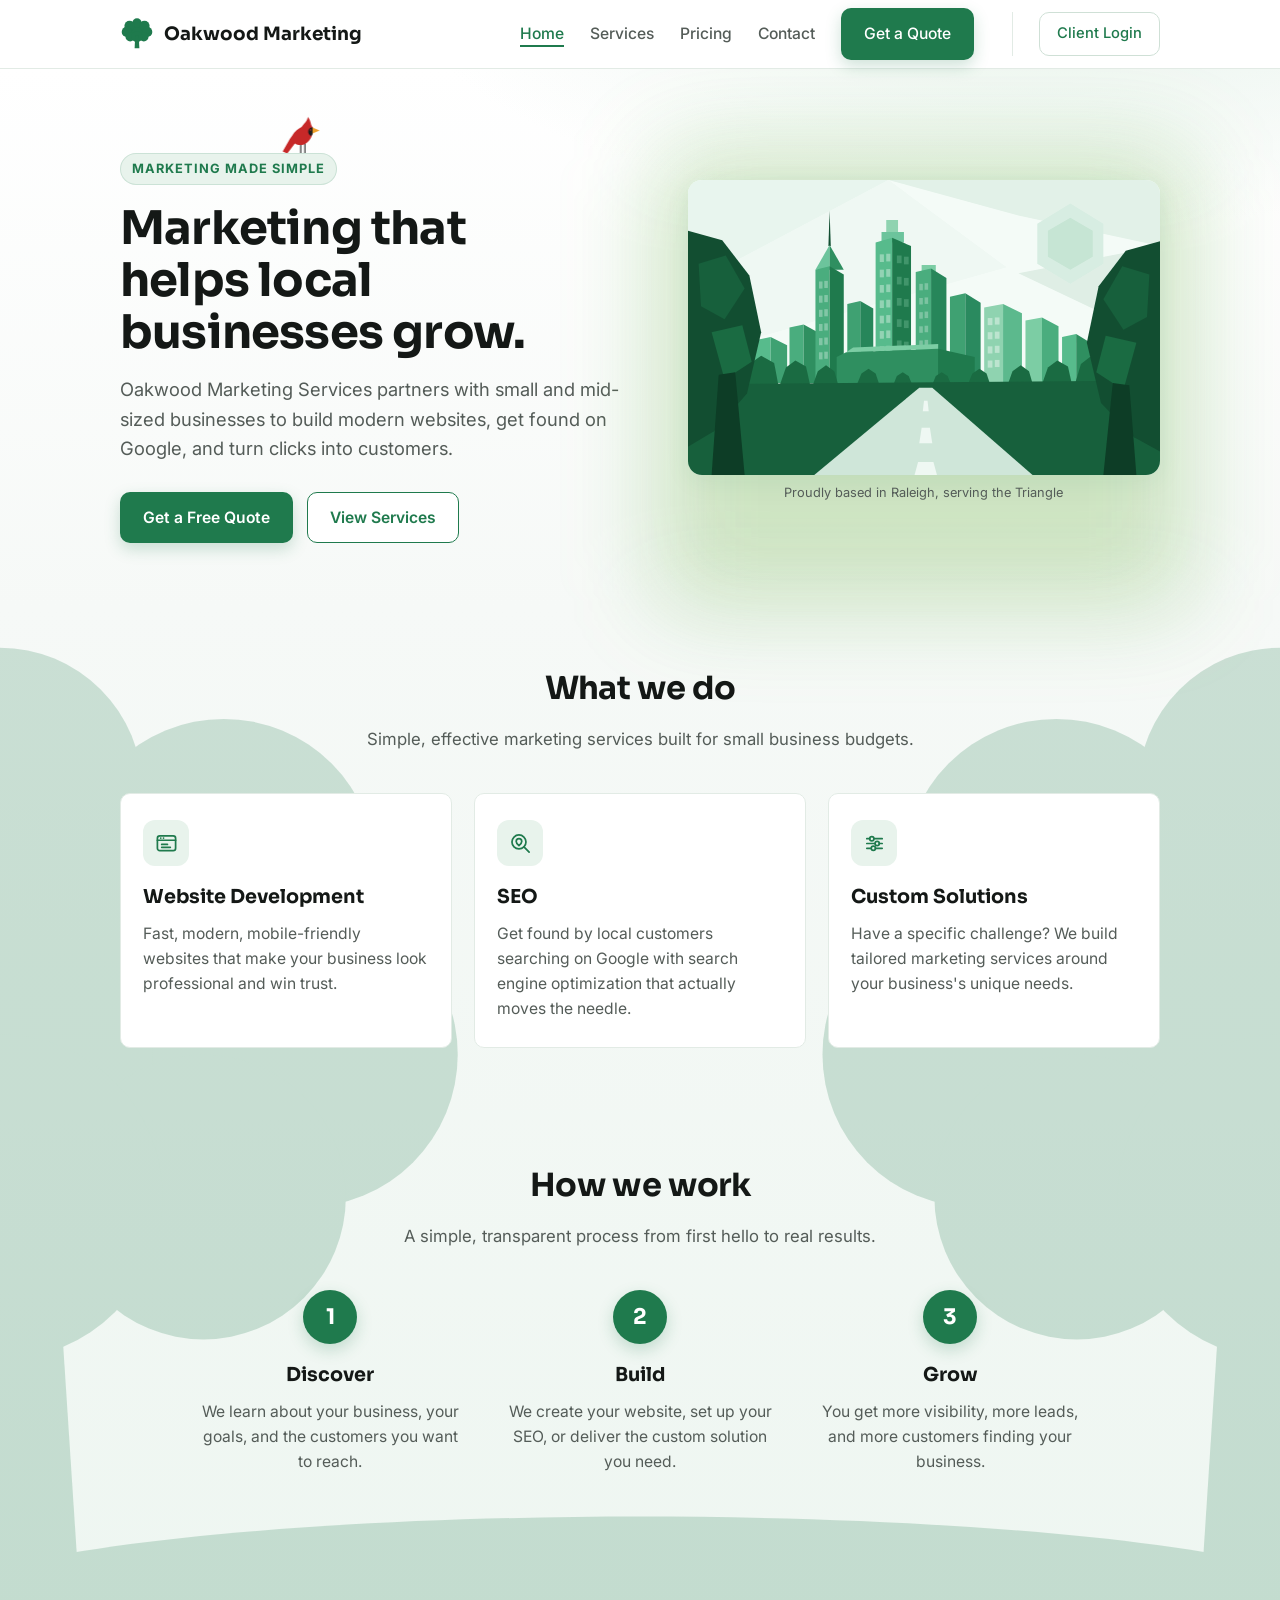
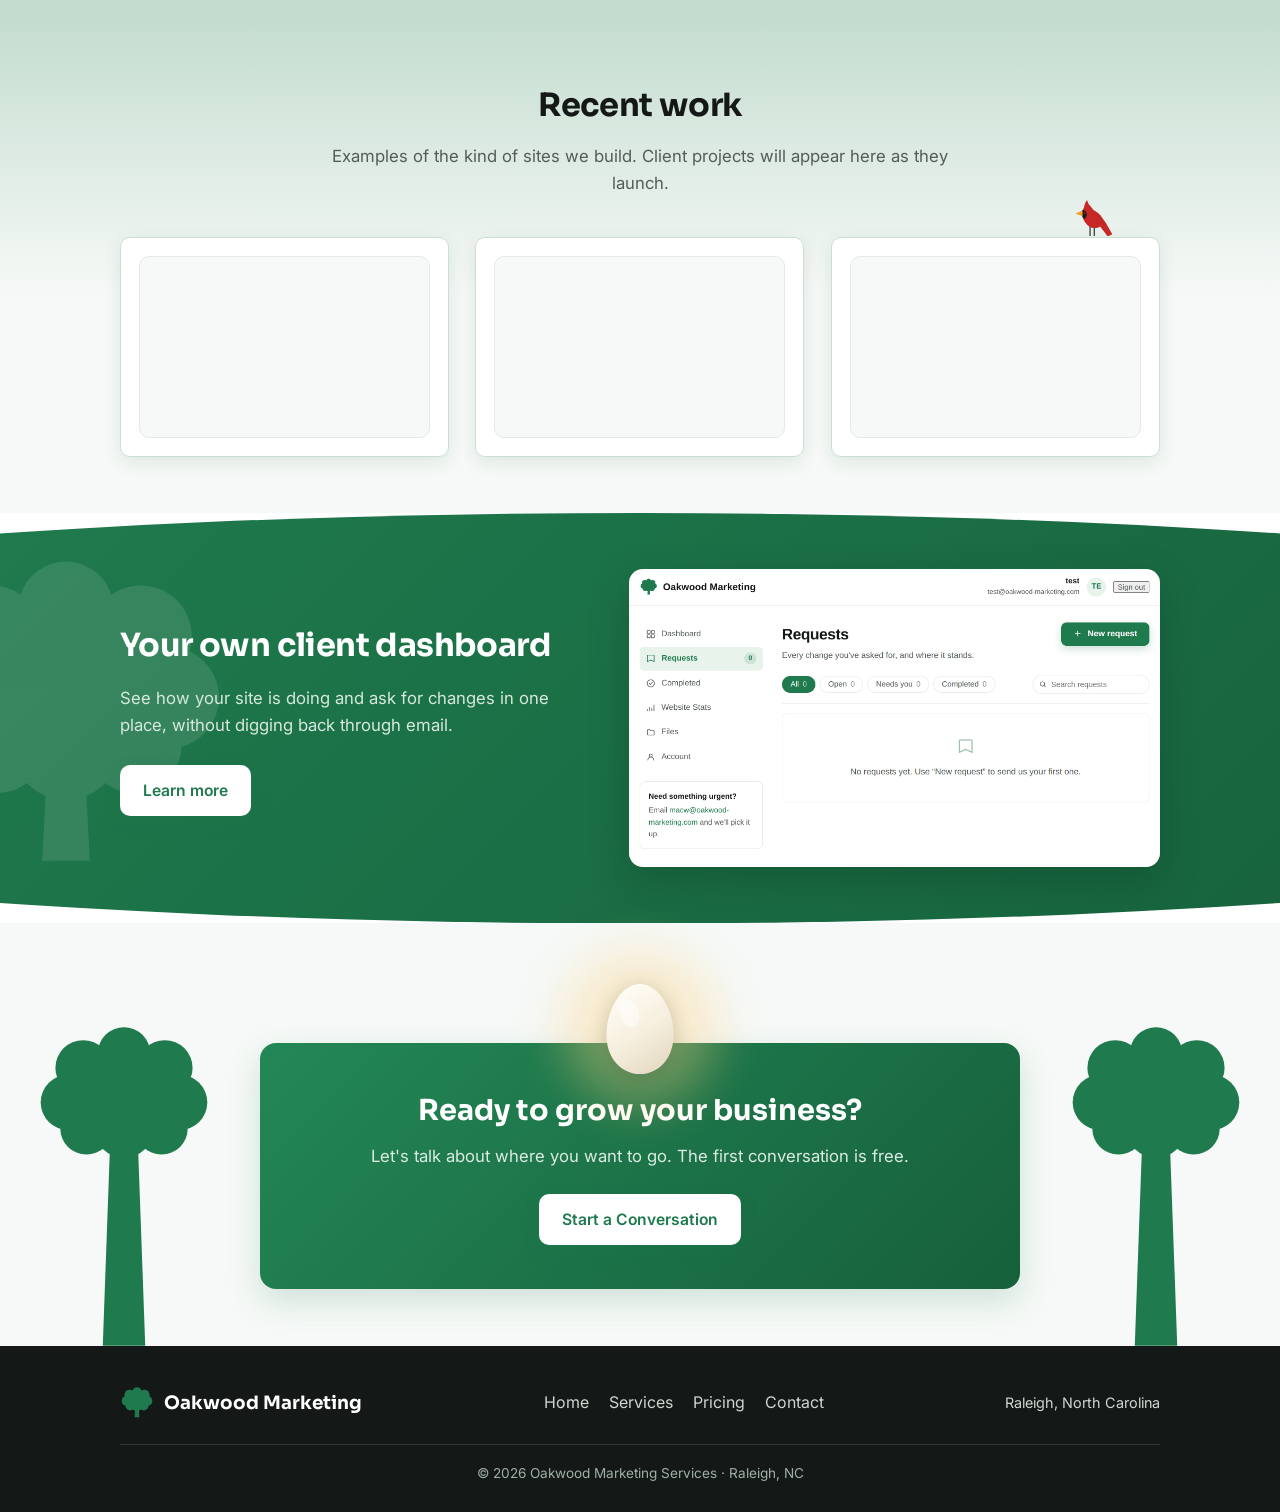
<file: index.html>
<!DOCTYPE html>
<html lang="en">
<head>
  <meta charset="UTF-8">
  <meta name="viewport" content="width=device-width, initial-scale=1.0">
  <title>Oakwood Marketing Services | Small Business Marketing in Raleigh</title>
  <meta name="description" content="Oakwood Marketing Services helps small and mid-sized businesses in Raleigh and the Triangle area grow with website development, SEO, and custom marketing solutions.">
  <link rel="icon" href="assets/favicon.svg" type="image/svg+xml">
  <link rel="preconnect" href="https://fonts.googleapis.com">
  <link rel="preconnect" href="https://fonts.gstatic.com" crossorigin>
  <link href="https://fonts.googleapis.com/css2?family=Inter:wght@400;500;600&family=Sora:wght@600;700&display=swap" rel="stylesheet">
  <link rel="stylesheet" href="css/styles.css?v=90">

  <!-- Google Analytics (gtag.js). Public pages only: the portal, login and
       set-password pages are a signed-in area and are deliberately left out. -->
  <script async src="https://www.googletagmanager.com/gtag/js?id=G-K1VFNR85L4"></script>
  <script>
    window.dataLayer = window.dataLayer || [];
    function gtag(){dataLayer.push(arguments);}
    gtag('js', new Date());
    gtag('config', 'G-K1VFNR85L4');
  </script>
</head>
<body>

  <!-- Header -->
  <header class="site-header">
    <div class="container nav">
      <a href="index.html" class="brand">
        <img src="assets/logo.svg" alt="Oakwood Marketing logo" class="logo-mark">
        Oakwood Marketing
      </a>
      <button class="nav-toggle" aria-label="Toggle menu" onclick="document.getElementById('navLinks').classList.toggle('open')">☰</button>
      <ul class="nav-links" id="navLinks">
        <li><a href="index.html" class="active">Home</a></li>
        <li><a href="services.html">Services</a></li>
        <li><a href="services.html#pricing">Pricing</a></li>
        <!-- Hidden for now, page still exists: <li><a href="about.html">About</a></li> -->
        <li><a href="contact.html">Contact</a></li>
        <li><a href="contact.html" class="btn btn-primary">Get a Quote</a></li>
        <li class="nav-login-item"><a href="login.html" class="btn btn-outline nav-login">Client Login</a></li>
      </ul>
    </div>
  </header>

  <!-- Hero -->
  <section class="hero">
    <div class="container hero-grid">
      <div>
        <span class="eyebrow">
          Marketing made simple
          <span class="cardinal-flight">
            <svg class="cardinal" viewBox="0 0 100 94" role="img" aria-label="Cardinal, the North Carolina state bird">
            <g class="bird">
            <!-- legs -->
            <g stroke="#1c1c1c" stroke-width="2.6" stroke-linecap="round">
              <line x1="47" y1="70" x2="47" y2="93"/>
              <line x1="57" y1="68" x2="57" y2="93"/>
            </g>
            <!-- single silhouette: crest, back, tail, belly, throat -->
            <path fill="#c62828" d="
              M76,33
              C74,30 73,28 72,26
              C70,18 68,11 64,7
              C63,13 60,18 56,22
              C53,25 51,28 49,31
              C41,35 33,41 27,51
              C24,55 22,58 20,61
              L4,89
              L15,94
              L33,70
              C42,76 54,75 63,67
              C69,62 73,55 75,46
              Z"/>
            <!-- face mask -->
            <path fill="#1c1c1c" d="
              M76,32
              C70,31 66,34 65,40
              C64,46 67,51 72,52
              C74,50 75,48 76,45
              Z"/>
            <!-- beak -->
            <polygon fill="#f0a02a" points="75,32 92,39 75,46"/>
            <!-- eye -->
            <circle cx="70" cy="38" r="1.9" fill="#c62828"/>
            </g>
            </svg>
          </span>
        </span>
        <h1>Marketing that helps local businesses grow.</h1>
        <p class="lead">Oakwood Marketing Services partners with small and mid-sized businesses to build modern websites, get found on Google, and turn clicks into customers.</p>
        <div class="hero-actions">
          <a href="contact.html" class="btn btn-primary">Get a Free Quote</a>
          <a href="services.html" class="btn btn-outline">View Services</a>
        </div>
      </div>
      <div class="hero-visual">
        <img src="assets/raleigh.svg" alt="Low poly illustration of the downtown Raleigh skyline" class="hero-img">
        <p class="img-caption">Proudly based in Raleigh, serving the Triangle</p>
      </div>
    </div>
  </section>

  <!-- Scene: What we do + How we work share one continuous backdrop -->
  <div class="scene">
    <div class="section-accents" aria-hidden="true">
      <svg class="tree-accent left" viewBox="0 0 100 100" preserveAspectRatio="xMidYMax meet">
        <g fill="#1f7a4d">
          <polygon points="45,54 55,54 58,100 42,100"/>
          <g class="canopy">
            <circle cx="50" cy="38" r="26"/>
            <circle cx="50" cy="18" r="14"/>
            <circle cx="28" cy="26" r="15"/>
            <circle cx="72" cy="26" r="15"/>
            <circle cx="20" cy="44" r="15"/>
            <circle cx="80" cy="44" r="15"/>
            <circle cx="30" cy="58" r="14"/>
            <circle cx="70" cy="58" r="14"/>
            <circle cx="50" cy="58" r="16"/>
          </g>
        </g>
      </svg>
      <svg class="tree-accent right" viewBox="0 0 100 100" preserveAspectRatio="xMidYMax meet">
        <g fill="#1f7a4d">
          <polygon points="45,54 55,54 58,100 42,100"/>
          <g class="canopy">
            <circle cx="50" cy="38" r="26"/>
            <circle cx="50" cy="18" r="14"/>
            <circle cx="28" cy="26" r="15"/>
            <circle cx="72" cy="26" r="15"/>
            <circle cx="20" cy="44" r="15"/>
            <circle cx="80" cy="44" r="15"/>
            <circle cx="30" cy="58" r="14"/>
            <circle cx="70" cy="58" r="14"/>
            <circle cx="50" cy="58" r="16"/>
          </g>
        </g>
      </svg>
      <img src="assets/hill.svg" alt="" class="hill-accent">
    </div>

  <!-- Services preview -->
  <section class="section-soft">
    <div class="container">
      <div class="section-head reveal">
        <h2>What we do</h2>
        <p>Simple, effective marketing services built for small business budgets.</p>
      </div>
      <div class="cards reveal-group">
        <div class="card reveal">
          <div class="icon"><svg viewBox="0 0 24 24" fill="none" stroke="currentColor" stroke-width="1.8" stroke-linecap="round" stroke-linejoin="round" aria-hidden="true"><rect x="2.5" y="4" width="19" height="15.5" rx="2.5"/><path d="M2.5 8.6h19"/><circle cx="6" cy="6.3" r=".95" fill="currentColor" stroke="none"/><circle cx="8.9" cy="6.3" r=".95" fill="currentColor" stroke="none"/><path d="M7 13h6M7 16h9"/></svg></div>
          <h3>Website Development</h3>
          <p>Fast, modern, mobile-friendly websites that make your business look professional and win trust.</p>
        </div>
        <div class="card reveal">
          <div class="icon"><svg viewBox="0 0 24 24" fill="none" stroke="currentColor" stroke-width="1.8" stroke-linecap="round" stroke-linejoin="round" aria-hidden="true"><circle cx="10.4" cy="10.4" r="7.3"/><path d="M15.6 15.6 21 21"/><path d="M10.4 14.2s2.9-2.5 2.9-4.4a2.9 2.9 0 0 0-5.8 0c0 1.9 2.9 4.4 2.9 4.4Z"/></svg></div>
          <h3>SEO</h3>
          <p>Get found by local customers searching on Google with search engine optimization that actually moves the needle.</p>
        </div>
        <div class="card reveal">
          <div class="icon"><svg viewBox="0 0 24 24" fill="none" stroke="currentColor" stroke-width="1.8" stroke-linecap="round" stroke-linejoin="round" aria-hidden="true"><path d="M4 7h3M11.4 7H20"/><circle cx="9.2" cy="7" r="2.2"/><path d="M4 12h8.6M17 12h3"/><circle cx="14.8" cy="12" r="2.2"/><path d="M4 17h4.6M13 17h7"/><circle cx="10.8" cy="17" r="2.2"/></svg></div>
          <h3>Custom Solutions</h3>
          <p>Have a specific challenge? We build tailored marketing services around your business's unique needs.</p>
        </div>
      </div>
    </div>
  </section>

  <!-- How we work -->
  <section class="how-it-works">
    <div class="container">
      <div class="section-head reveal">
        <h2>How we work</h2>
        <p>A simple, transparent process from first hello to real results.</p>
      </div>
      <div class="steps reveal-group">
        <div class="step reveal">
          <div class="step-num">1</div>
          <h3>Discover</h3>
          <p>We learn about your business, your goals, and the customers you want to reach.</p>
        </div>
        <div class="step reveal">
          <div class="step-num">2</div>
          <h3>Build</h3>
          <p>We create your website, set up your SEO, or deliver the custom solution you need.</p>
        </div>
        <div class="step reveal">
          <div class="step-num">3</div>
          <h3>Grow</h3>
          <p>You get more visibility, more leads, and more customers finding your business.</p>
        </div>
      </div>
    </div>
  </section>
  </div><!-- /.scene -->

  <!-- Portfolio -->
  <section class="work-section work-field">
    <div class="container">
      <div class="section-head reveal">
        <h2>Recent work</h2>
        <p>Examples of the kind of sites we build. Client projects will appear here as they launch.</p>
      </div>

      <div class="work-grid reveal-group">

        <article class="work-card work-card-empty reveal">
          <div class="work-shot" aria-hidden="true"></div>
        </article>

        <article class="work-card work-card-empty reveal">
          <div class="work-shot" aria-hidden="true"></div>
        </article>

        <article class="work-card work-card-empty reveal">
          <div class="work-shot" aria-hidden="true"></div>
        </article>

        <!-- Same cardinal, same flight. The wrapper mirrors it so the
             run-up comes from the right and it perches on the last card. -->
        <span class="cardinal-perch grow" aria-hidden="true">
          <span class="cardinal-flight">
              <svg class="cardinal" viewBox="0 0 100 94" aria-hidden="true">
              <g class="bird">
              <!-- legs -->
              <g stroke="#1c1c1c" stroke-width="2.6" stroke-linecap="round">
                <line x1="47" y1="70" x2="47" y2="93"/>
                <line x1="57" y1="68" x2="57" y2="93"/>
              </g>
              <!-- single silhouette: crest, back, tail, belly, throat -->
              <path fill="#c62828" d="
                M76,33
                C74,30 73,28 72,26
                C70,18 68,11 64,7
                C63,13 60,18 56,22
                C53,25 51,28 49,31
                C41,35 33,41 27,51
                C24,55 22,58 20,61
                L4,89
                L15,94
                L33,70
                C42,76 54,75 63,67
                C69,62 73,55 75,46
                Z"/>
              <!-- face mask -->
              <path fill="#1c1c1c" d="
                M76,32
                C70,31 66,34 65,40
                C64,46 67,51 72,52
                C74,50 75,48 76,45
                Z"/>
              <!-- beak -->
              <polygon fill="#f0a02a" points="75,32 92,39 75,46"/>
              <!-- eye -->
              <circle cx="70" cy="38" r="1.9" fill="#c62828"/>
              </g>
              </svg>
          </span>
        </span>

      </div>
    </div>
  </section>

  <!-- Client dashboard -->
  <section class="promo-section" id="dashboard">
    <img src="assets/logo-white.svg" alt="" class="promo-stamp" aria-hidden="true">
    <div class="container promo-grid">

      <div class="promo-copy reveal">
        <h2>Your own client dashboard</h2>
        <p>See how your site is doing and ask for changes in one place, without
           digging back through email.</p>
        <!-- Point this at the dashboard's own page or section once one exists. -->
        <a href="services.html" class="btn btn-primary">Learn more</a>
      </div>

      <!-- The portal itself, stood in for the video. TO SWAP IN A VIDEO LATER:
           replace the <img> with the embed, e.g.
           <iframe src="https://www.youtube.com/embed/VIDEO_ID"
                   title="A tour of the client dashboard"
                   allow="accelerometer; clipboard-write; encrypted-media; picture-in-picture"
                   allowfullscreen></iframe>
           The frame is 16:9 and its children fill it, so nothing else changes. -->
      <div class="promo-video reveal">
        <img src="assets/portal-preview.png"
             alt="The Oakwood client dashboard, showing the requests page">
      </div>

    </div>
  </section>

  <!-- CTA -->
  <section class="section-soft cta-section">
    <svg class="cta-tree left grow" viewBox="0 0 120 200" aria-hidden="true">
      <g fill="#1f7a4d">
        <polygon points="52,62 68,62 73,200 47,200"/>
        <g class="canopy">
          <circle cx="60" cy="44" r="30"/>
          <circle cx="60" cy="21" r="16"/>
          <circle cx="35" cy="30" r="17"/>
          <circle cx="85" cy="30" r="17"/>
          <circle cx="26" cy="51" r="17"/>
          <circle cx="94" cy="51" r="17"/>
          <circle cx="37" cy="67" r="16"/>
          <circle cx="83" cy="67" r="16"/>
          <circle cx="60" cy="67" r="18"/>
        </g>
      </g>
    </svg>
    <svg class="cta-tree right grow" viewBox="0 0 120 200" aria-hidden="true">
      <g fill="#1f7a4d">
        <polygon points="52,62 68,62 73,200 47,200"/>
        <g class="canopy">
          <circle cx="60" cy="44" r="30"/>
          <circle cx="60" cy="21" r="16"/>
          <circle cx="35" cy="30" r="17"/>
          <circle cx="85" cy="30" r="17"/>
          <circle cx="26" cy="51" r="17"/>
          <circle cx="94" cy="51" r="17"/>
          <circle cx="37" cy="67" r="16"/>
          <circle cx="83" cy="67" r="16"/>
          <circle cx="60" cy="67" r="18"/>
        </g>
      </g>
    </svg>
    <div class="container">
      <div class="cta-band reveal">
        <div class="egg-mark" aria-hidden="true">
          <span class="egg-glow"></span>
          <svg class="egg" viewBox="0 0 100 100">
            <defs>
              <linearGradient id="eggShell" x1="0.28" y1="0" x2="0.78" y2="1">
                <stop offset="0" stop-color="#fffdf6"/>
                <stop offset="0.55" stop-color="#f6eedd"/>
                <stop offset="1" stop-color="#e4d9c2"/>
              </linearGradient>
            </defs>
            <path d="M50,3 C69,3 85,29 85,56 C85,81 69,97 50,97 C31,97 15,81 15,56 C15,29 31,3 50,3 Z"
                  fill="url(#eggShell)"/>
            <ellipse cx="39" cy="34" rx="10" ry="15" fill="#ffffff" opacity="0.5" transform="rotate(-18 39 34)"/>
          </svg>
        </div>
        <h2>Ready to grow your business?</h2>
        <p>Let's talk about where you want to go. The first conversation is free.</p>
        <a href="contact.html" class="btn btn-primary">Start a Conversation</a>
      </div>
    </div>
  </section>


  <!-- Footer -->
  <footer class="site-footer">
    <div class="container">
      <div class="footer-grid">
        <a href="index.html" class="brand">
          <img src="assets/logo.svg" alt="Oakwood Marketing logo" class="logo-mark"> Oakwood Marketing
        </a>
        <ul class="footer-links">
          <li><a href="index.html">Home</a></li>
          <li><a href="services.html">Services</a></li>
          <li><a href="services.html#pricing">Pricing</a></li>
          <!-- Hidden for now, page still exists: <li><a href="about.html">About</a></li> -->
          <li><a href="contact.html">Contact</a></li>
        </ul>
        <ul class="footer-contact">
          <li>Raleigh, North Carolina</li>
        </ul>
      </div>
      <div class="footer-bottom">
        © 2026 Oakwood Marketing Services · Raleigh, NC
      </div>
    </div>
  </footer>

  <script src="js/main.js"></script>
</body>
</html>
</file>
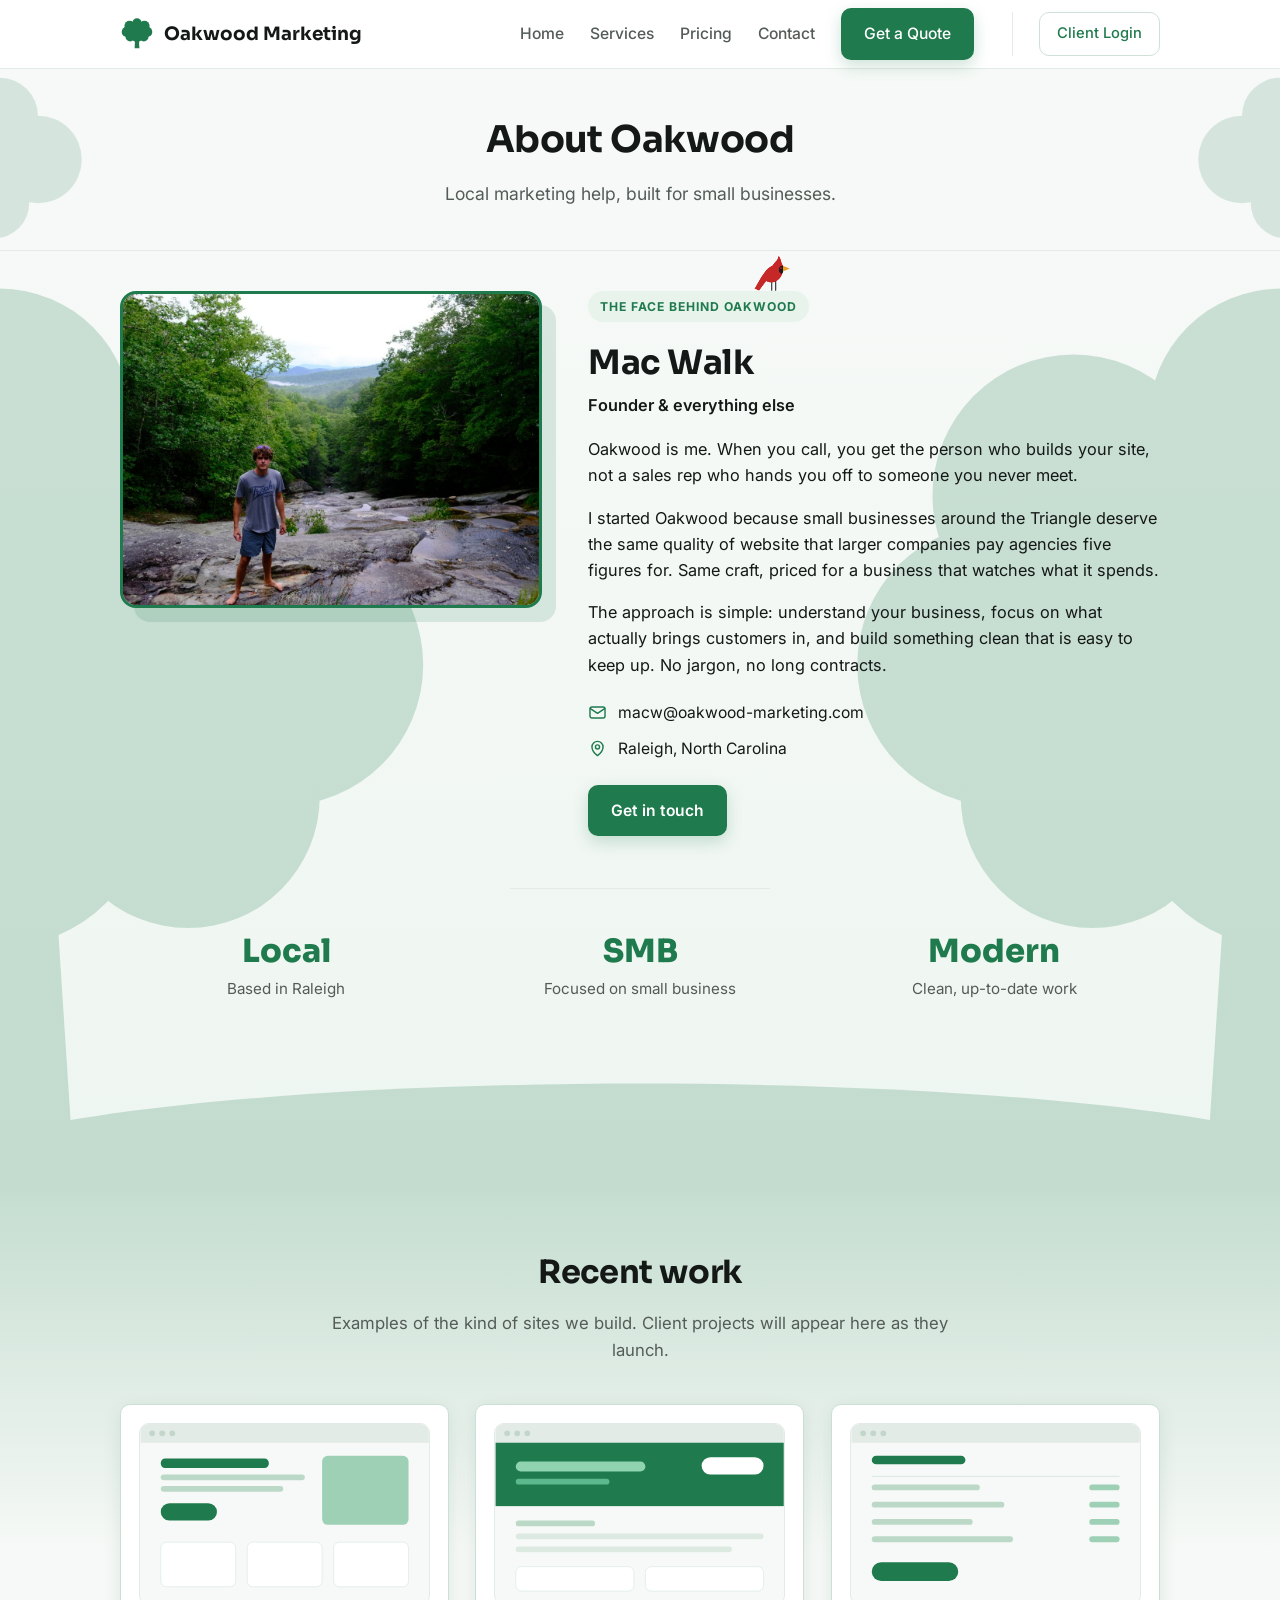
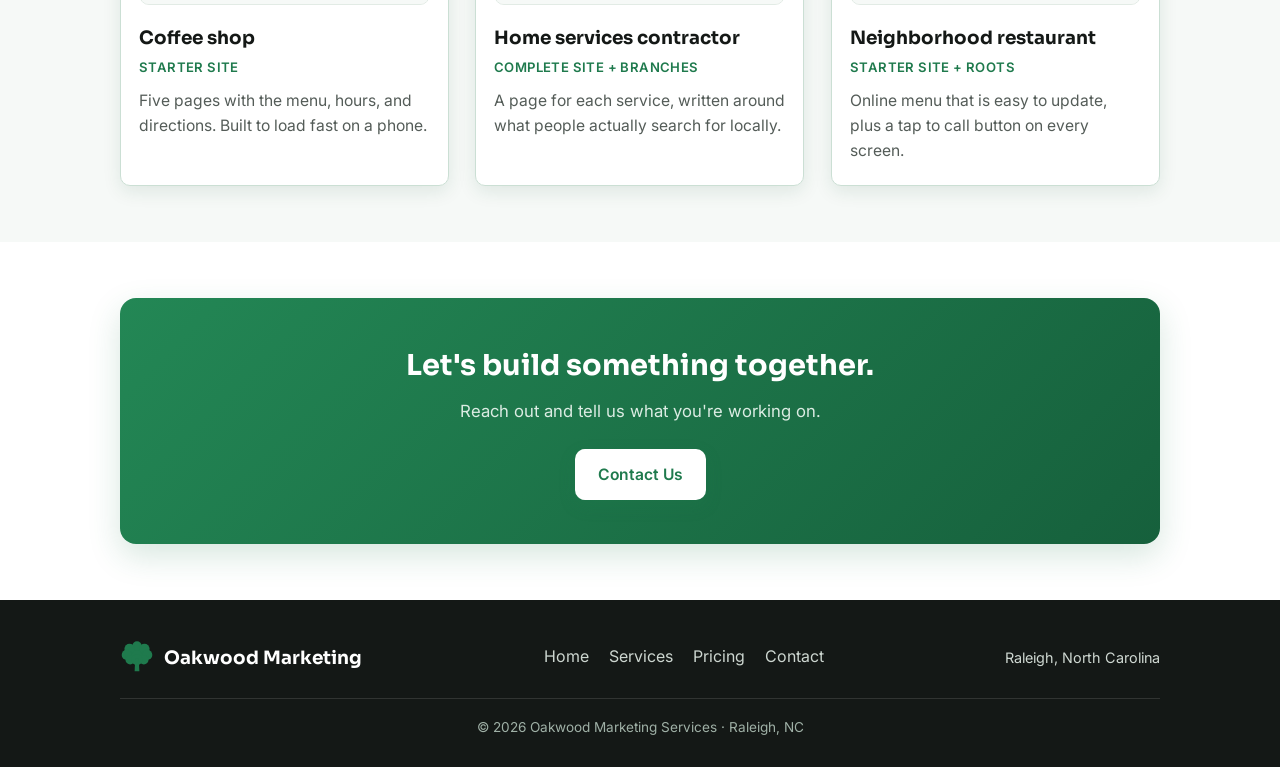
<file: about.html>
<!DOCTYPE html>
<html lang="en">
<head>
  <meta charset="UTF-8">
  <meta name="viewport" content="width=device-width, initial-scale=1.0">
  <title>About | Oakwood Marketing Services</title>
  <meta name="description" content="Oakwood Marketing Services is a small business marketing partner based in Raleigh, serving the Triangle area.">
  <link rel="icon" href="assets/favicon.svg" type="image/svg+xml">
  <link rel="preconnect" href="https://fonts.googleapis.com">
  <link rel="preconnect" href="https://fonts.gstatic.com" crossorigin>
  <link href="https://fonts.googleapis.com/css2?family=Inter:wght@400;500;600&family=Sora:wght@600;700&display=swap" rel="stylesheet">
  <link rel="stylesheet" href="css/styles.css?v=90">

  <!-- Google Analytics (gtag.js). Public pages only: the portal, login and
       set-password pages are a signed-in area and are deliberately left out. -->
  <script async src="https://www.googletagmanager.com/gtag/js?id=G-K1VFNR85L4"></script>
  <script>
    window.dataLayer = window.dataLayer || [];
    function gtag(){dataLayer.push(arguments);}
    gtag('js', new Date());
    gtag('config', 'G-K1VFNR85L4');
  </script>
</head>
<body>

  <!-- Header -->
  <header class="site-header">
    <div class="container nav">
      <a href="index.html" class="brand">
        <img src="assets/logo.svg" alt="Oakwood Marketing logo" class="logo-mark">
        Oakwood Marketing
      </a>
      <button class="nav-toggle" aria-label="Toggle menu" onclick="document.getElementById('navLinks').classList.toggle('open')">☰</button>
      <ul class="nav-links" id="navLinks">
        <li><a href="index.html">Home</a></li>
        <li><a href="services.html">Services</a></li>
        <li><a href="services.html#pricing">Pricing</a></li>
        <!-- Hidden for now, page still exists: <li><a href="about.html">About</a></li> -->
        <li><a href="contact.html">Contact</a></li>
        <li><a href="contact.html" class="btn btn-primary">Get a Quote</a></li>
        <li class="nav-login-item"><a href="login.html" class="btn btn-outline nav-login">Client Login</a></li>
      </ul>
    </div>
  </header>

  <!-- Page header -->
  <section class="page-header">
      <svg class="leaf-cluster left" viewBox="0 0 100 124" aria-hidden="true">
        <g fill="#1f7a4d">
          <circle cx="34" cy="32" r="26"/>
          <circle cx="60" cy="62" r="30"/>
          <circle cx="30" cy="92" r="24"/>
        </g>
      </svg>
      <svg class="leaf-cluster right" viewBox="0 0 100 124" aria-hidden="true">
        <g fill="#1f7a4d">
          <circle cx="34" cy="32" r="26"/>
          <circle cx="60" cy="62" r="30"/>
          <circle cx="30" cy="92" r="24"/>
        </g>
      </svg>
    <div class="container">
      <h1>About Oakwood</h1>
      <p>Local marketing help, built for small businesses.</p>
    </div>
  </section>

  <!-- Scene: the founder section shares the home page's landscape -->
  <div class="scene about-scene">
    <div class="section-accents" aria-hidden="true">
      <svg class="tree-accent left" viewBox="0 0 100 100" preserveAspectRatio="xMidYMax meet">
        <g fill="#1f7a4d">
          <polygon points="45,54 55,54 58,100 42,100"/>
          <g class="canopy">
            <circle cx="50" cy="38" r="26"/>
            <circle cx="50" cy="18" r="14"/>
            <circle cx="28" cy="26" r="15"/>
            <circle cx="72" cy="26" r="15"/>
            <circle cx="20" cy="44" r="15"/>
            <circle cx="80" cy="44" r="15"/>
            <circle cx="30" cy="58" r="14"/>
            <circle cx="70" cy="58" r="14"/>
            <circle cx="50" cy="58" r="16"/>
          </g>
        </g>
      </svg>
      <svg class="tree-accent right" viewBox="0 0 100 100" preserveAspectRatio="xMidYMax meet">
        <g fill="#1f7a4d">
          <polygon points="45,54 55,54 58,100 42,100"/>
          <g class="canopy">
            <circle cx="50" cy="38" r="26"/>
            <circle cx="50" cy="18" r="14"/>
            <circle cx="28" cy="26" r="15"/>
            <circle cx="72" cy="26" r="15"/>
            <circle cx="20" cy="44" r="15"/>
            <circle cx="80" cy="44" r="15"/>
            <circle cx="30" cy="58" r="14"/>
            <circle cx="70" cy="58" r="14"/>
            <circle cx="50" cy="58" r="16"/>
          </g>
        </g>
      </svg>
      <img src="assets/hill.svg" alt="" class="hill-accent">
    </div>

  <!-- About: the person and the business, together above the fold -->
  <section class="founder-section">
    <div class="container founder-grid">

      <div class="founder-photo reveal">
        <!-- Drop the photo in as assets/mac.jpg and it appears here -->
        <img src="assets/mac.jpg" alt="Mac Walk, founder of Oakwood Marketing Services"
             onerror="this.style.display='none'">
        <span class="photo-fallback">
          <svg viewBox="0 0 24 24" fill="none" stroke="currentColor" stroke-width="1.5" aria-hidden="true">
            <rect x="3" y="5" width="18" height="14" rx="2.5"/>
            <circle cx="9" cy="10" r="1.8"/>
            <path d="m4 17 5-4.5 4 3.5 3-2.5 4 3.5"/>
          </svg>
          Add your photo as <code>assets/mac.jpg</code>
        </span>
      </div>

      <div class="founder-copy reveal">
        <span class="founder-label">The face behind Oakwood
          <span class="cardinal-flight-long" aria-hidden="true">
            <svg class="cardinal" viewBox="0 0 100 94" aria-hidden="true">
            <g class="bird">
            <!-- legs -->
            <g stroke="#1c1c1c" stroke-width="2.6" stroke-linecap="round">
              <line x1="47" y1="70" x2="47" y2="93"/>
              <line x1="57" y1="68" x2="57" y2="93"/>
            </g>
            <!-- single silhouette: crest, back, tail, belly, throat -->
            <path fill="#c62828" d="
              M76,33
              C74,30 73,28 72,26
              C70,18 68,11 64,7
              C63,13 60,18 56,22
              C53,25 51,28 49,31
              C41,35 33,41 27,51
              C24,55 22,58 20,61
              L4,89
              L15,94
              L33,70
              C42,76 54,75 63,67
              C69,62 73,55 75,46
              Z"/>
            <!-- face mask -->
            <path fill="#1c1c1c" d="
              M76,32
              C70,31 66,34 65,40
              C64,46 67,51 72,52
              C74,50 75,48 76,45
              Z"/>
            <!-- beak -->
            <polygon fill="#f0a02a" points="75,32 92,39 75,46"/>
            <!-- eye -->
            <circle cx="70" cy="38" r="1.9" fill="#c62828"/>
            </g>
            </svg>
          </span>
        </span>
        <h2>Mac Walk</h2>
        <p class="founder-role">Founder &amp; everything else</p>

        <p>Oakwood is me. When you call, you get the person who builds your site, not a sales rep who hands you off to someone you never meet.</p>

        <p>I started Oakwood because small businesses around the Triangle deserve the same quality of website that larger companies pay agencies five figures for. Same craft, priced for a business that watches what it spends.</p>

        <p>The approach is simple: understand your business, focus on what actually brings customers in, and build something clean that is easy to keep up. No jargon, no long contracts.</p>

        <ul class="founder-contact">
          <li>
            <svg viewBox="0 0 24 24" fill="none" stroke="currentColor" stroke-width="1.8" stroke-linecap="round" stroke-linejoin="round" aria-hidden="true"><rect x="2.5" y="5" width="19" height="14" rx="2.5"/><path d="m3 7 9 6 9-6"/></svg>
            <a href="mailto:macw@oakwood-marketing.com">macw@oakwood-marketing.com</a>
          </li>
          <li>
            <svg viewBox="0 0 24 24" fill="none" stroke="currentColor" stroke-width="1.8" stroke-linecap="round" stroke-linejoin="round" aria-hidden="true"><path d="M12 21s7-5.4 7-11a7 7 0 1 0-14 0c0 5.6 7 11 7 11Z"/><circle cx="12" cy="10" r="2.6"/></svg>
            Raleigh, North Carolina
          </li>
        </ul>

        <a href="contact.html" class="btn btn-primary">Get in touch</a>
      </div>
    </div>

    <div class="container">
      <div class="stats founder-stats reveal-group">
        <div class="stat reveal">
          <div class="num">Local</div>
          <div class="label">Based in Raleigh</div>
        </div>
        <div class="stat reveal">
          <div class="num">SMB</div>
          <div class="label">Focused on small business</div>
        </div>
        <div class="stat reveal">
          <div class="num">Modern</div>
          <div class="label">Clean, up-to-date work</div>
        </div>
      </div>
    </div>
  </section>


  </div><!-- /.scene -->

  <!-- Portfolio -->
  <section class="work-section work-field">
    <div class="container">
      <div class="section-head reveal">
        <h2>Recent work</h2>
        <p>Examples of the kind of sites we build. Client projects will appear here as they launch.</p>
      </div>

      <div class="work-grid reveal-group">

        <article class="work-card reveal">
          <div class="work-shot">
            <svg viewBox="0 0 400 250" aria-hidden="true">
              <rect width="400" height="250" fill="#f6f9f7"/>
              <rect width="400" height="26" fill="#e2ebe5"/>
              <circle cx="16" cy="13" r="4" fill="#c3d6cb"/><circle cx="30" cy="13" r="4" fill="#c3d6cb"/><circle cx="44" cy="13" r="4" fill="#c3d6cb"/>
              <rect x="28" y="48" width="150" height="13" rx="6" fill="#1f7a4d"/>
              <rect x="28" y="70" width="200" height="8" rx="4" fill="#bcd9c8"/>
              <rect x="28" y="86" width="170" height="8" rx="4" fill="#bcd9c8"/>
              <rect x="28" y="110" width="78" height="24" rx="12" fill="#1f7a4d"/>
              <rect x="252" y="44" width="120" height="96" rx="8" fill="#9ed0b6"/>
              <rect x="28" y="164" width="104" height="62" rx="8" fill="#ffffff" stroke="#dceae2"/>
              <rect x="148" y="164" width="104" height="62" rx="8" fill="#ffffff" stroke="#dceae2"/>
              <rect x="268" y="164" width="104" height="62" rx="8" fill="#ffffff" stroke="#dceae2"/>
            </svg>
          </div>
          <h3>Coffee shop</h3>
          <p class="work-meta">Starter Site</p>
          <p>Five pages with the menu, hours, and directions. Built to load fast on a phone.</p>
        </article>

        <article class="work-card reveal">
          <div class="work-shot">
            <svg viewBox="0 0 400 250" aria-hidden="true">
              <rect width="400" height="250" fill="#f6f9f7"/>
              <rect width="400" height="26" fill="#e2ebe5"/>
              <circle cx="16" cy="13" r="4" fill="#c3d6cb"/><circle cx="30" cy="13" r="4" fill="#c3d6cb"/><circle cx="44" cy="13" r="4" fill="#c3d6cb"/>
              <rect x="0" y="26" width="400" height="88" fill="#1f7a4d"/>
              <rect x="28" y="52" width="180" height="14" rx="7" fill="#8fd3b0"/>
              <rect x="28" y="76" width="130" height="8" rx="4" fill="#5cb98d"/>
              <rect x="286" y="46" width="86" height="24" rx="12" fill="#ffffff"/>
              <rect x="28" y="134" width="110" height="8" rx="4" fill="#bcd9c8"/>
              <rect x="28" y="152" width="344" height="8" rx="4" fill="#dceae2"/>
              <rect x="28" y="170" width="300" height="8" rx="4" fill="#dceae2"/>
              <rect x="28" y="198" width="164" height="34" rx="8" fill="#ffffff" stroke="#dceae2"/>
              <rect x="208" y="198" width="164" height="34" rx="8" fill="#ffffff" stroke="#dceae2"/>
            </svg>
          </div>
          <h3>Home services contractor</h3>
          <p class="work-meta">Complete Site + Branches</p>
          <p>A page for each service, written around what people actually search for locally.</p>
        </article>

        <article class="work-card reveal">
          <div class="work-shot">
            <svg viewBox="0 0 400 250" aria-hidden="true">
              <rect width="400" height="250" fill="#f6f9f7"/>
              <rect width="400" height="26" fill="#e2ebe5"/>
              <circle cx="16" cy="13" r="4" fill="#c3d6cb"/><circle cx="30" cy="13" r="4" fill="#c3d6cb"/><circle cx="44" cy="13" r="4" fill="#c3d6cb"/>
              <rect x="28" y="44" width="130" height="12" rx="6" fill="#1f7a4d"/>
              <rect x="28" y="72" width="344" height="1.5" fill="#dceae2"/>
              <rect x="28" y="84" width="150" height="8" rx="4" fill="#bcd9c8"/><rect x="330" y="84" width="42" height="8" rx="4" fill="#9ed0b6"/>
              <rect x="28" y="108" width="184" height="8" rx="4" fill="#bcd9c8"/><rect x="330" y="108" width="42" height="8" rx="4" fill="#9ed0b6"/>
              <rect x="28" y="132" width="140" height="8" rx="4" fill="#bcd9c8"/><rect x="330" y="132" width="42" height="8" rx="4" fill="#9ed0b6"/>
              <rect x="28" y="156" width="196" height="8" rx="4" fill="#bcd9c8"/><rect x="330" y="156" width="42" height="8" rx="4" fill="#9ed0b6"/>
              <rect x="28" y="192" width="120" height="26" rx="13" fill="#1f7a4d"/>
            </svg>
          </div>
          <h3>Neighborhood restaurant</h3>
          <p class="work-meta">Starter Site + Roots</p>
          <p>Online menu that is easy to update, plus a tap to call button on every screen.</p>
        </article>

      </div>
    </div>
  </section>

  <!-- CTA -->
  <section>
    <div class="container">
      <div class="cta-band reveal">
        <h2>Let's build something together.</h2>
        <p>Reach out and tell us what you're working on.</p>
        <a href="contact.html" class="btn btn-primary">Contact Us</a>
      </div>
    </div>
  </section>

  <!-- Footer -->
  <footer class="site-footer">
    <div class="container">
      <div class="footer-grid">
        <a href="index.html" class="brand">
          <img src="assets/logo.svg" alt="Oakwood Marketing logo" class="logo-mark"> Oakwood Marketing
        </a>
        <ul class="footer-links">
          <li><a href="index.html">Home</a></li>
          <li><a href="services.html">Services</a></li>
          <li><a href="services.html#pricing">Pricing</a></li>
          <!-- Hidden for now, page still exists: <li><a href="about.html">About</a></li> -->
          <li><a href="contact.html">Contact</a></li>
        </ul>
        <ul class="footer-contact">
          <li>Raleigh, North Carolina</li>
        </ul>
      </div>
      <div class="footer-bottom">
        © 2026 Oakwood Marketing Services · Raleigh, NC
      </div>
    </div>
  </footer>

  <script src="js/main.js"></script>
</body>
</html>
</file>
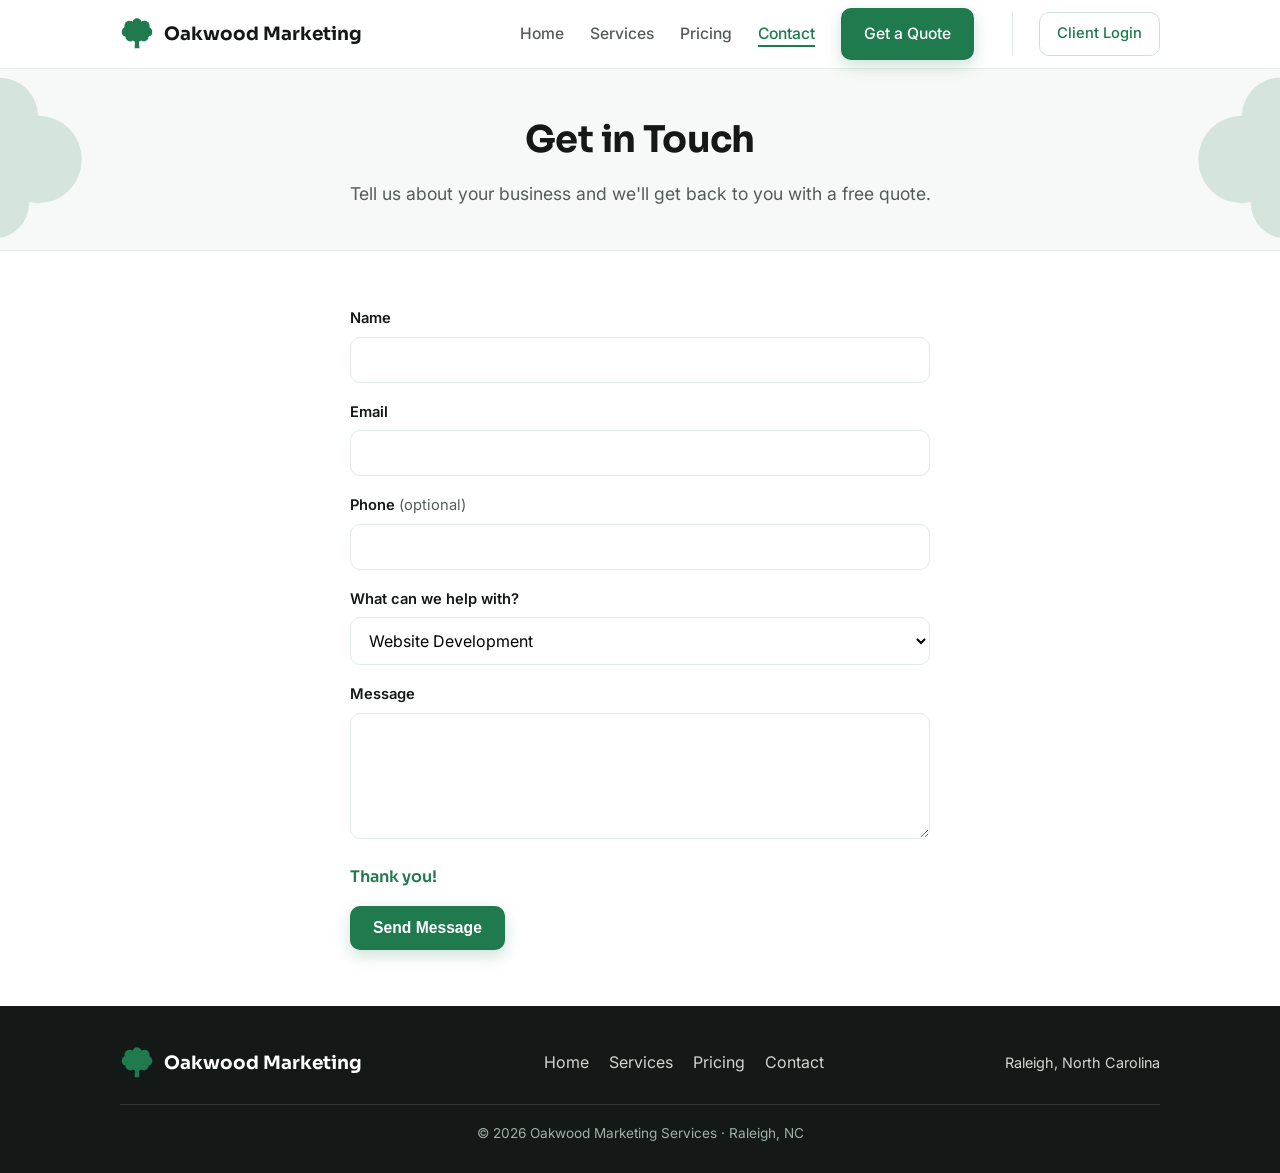
<file: contact.html>
<!DOCTYPE html>
<html lang="en">
<head>
  <meta charset="UTF-8">
  <meta name="viewport" content="width=device-width, initial-scale=1.0">
  <title>Contact | Oakwood Marketing Services</title>
  <meta name="description" content="Get in touch with Oakwood Marketing Services for a free quote on website development, SEO, and custom marketing in Raleigh and the Triangle area.">
  <link rel="icon" href="assets/favicon.svg" type="image/svg+xml">
  <link rel="preconnect" href="https://fonts.googleapis.com">
  <link rel="preconnect" href="https://fonts.gstatic.com" crossorigin>
  <link href="https://fonts.googleapis.com/css2?family=Inter:wght@400;500;600&family=Sora:wght@600;700&display=swap" rel="stylesheet">
  <link rel="stylesheet" href="css/styles.css?v=90">

  <!-- Google Analytics (gtag.js). Public pages only: the portal, login and
       set-password pages are a signed-in area and are deliberately left out. -->
  <script async src="https://www.googletagmanager.com/gtag/js?id=G-K1VFNR85L4"></script>
  <script>
    window.dataLayer = window.dataLayer || [];
    function gtag(){dataLayer.push(arguments);}
    gtag('js', new Date());
    gtag('config', 'G-K1VFNR85L4');
  </script>
</head>
<body>

  <!-- Header -->
  <header class="site-header">
    <div class="container nav">
      <a href="index.html" class="brand">
        <img src="assets/logo.svg" alt="Oakwood Marketing logo" class="logo-mark">
        Oakwood Marketing
      </a>
      <button class="nav-toggle" aria-label="Toggle menu" onclick="document.getElementById('navLinks').classList.toggle('open')">☰</button>
      <ul class="nav-links" id="navLinks">
        <li><a href="index.html">Home</a></li>
        <li><a href="services.html">Services</a></li>
        <li><a href="services.html#pricing">Pricing</a></li>
        <!-- Hidden for now, page still exists: <li><a href="about.html">About</a></li> -->
        <li><a href="contact.html" class="active">Contact</a></li>
        <li><a href="contact.html" class="btn btn-primary">Get a Quote</a></li>
        <li class="nav-login-item"><a href="login.html" class="btn btn-outline nav-login">Client Login</a></li>
      </ul>
    </div>
  </header>

  <!-- Page header -->
  <section class="page-header">
      <svg class="leaf-cluster left" viewBox="0 0 100 124" aria-hidden="true">
        <g fill="#1f7a4d">
          <circle cx="34" cy="32" r="26"/>
          <circle cx="60" cy="62" r="30"/>
          <circle cx="30" cy="92" r="24"/>
        </g>
      </svg>
      <svg class="leaf-cluster right" viewBox="0 0 100 124" aria-hidden="true">
        <g fill="#1f7a4d">
          <circle cx="34" cy="32" r="26"/>
          <circle cx="60" cy="62" r="30"/>
          <circle cx="30" cy="92" r="24"/>
        </g>
      </svg>
    <div class="container">
      <h1>Get in Touch</h1>
      <p>Tell us about your business and we'll get back to you with a free quote.</p>
    </div>
  </section>

  <!-- Contact -->
  <section>
    <div class="container contact-grid reveal-group">

      <!-- Form -->
      <!-- Live. Submissions post to Formspree, which forwards them to the
           address on the form's Formspree settings. To point it somewhere else,
           change it there rather than here; this endpoint stays the same. -->
      <div class="reveal">
        <form id="contactForm" data-endpoint="https://formspree.io/f/xwlezzvz" method="POST">
          <div class="form-group">
            <label for="name">Name</label>
            <input type="text" id="name" name="name" required>
          </div>
          <div class="form-group">
            <label for="email">Email</label>
            <input type="email" id="email" name="email" required>
          </div>
          <div class="form-group">
            <label for="phone">Phone <span class="optional">(optional)</span></label>
            <input type="tel" id="phone" name="phone">
          </div>
          <div class="form-group">
            <label for="service">What can we help with?</label>
            <select id="service" name="service">
              <option value="website">Website Development</option>
              <option value="seo">SEO</option>
              <option value="custom">Custom Services</option>
              <option value="other">Not sure yet</option>
            </select>
          </div>
          <div class="form-group">
            <label for="message">Message</label>
            <textarea id="message" name="message" rows="5" required></textarea>
          </div>

          <!-- Spam trap: real people never fill a hidden field in. -->
          <input type="text" name="_gotcha" class="hp-field" tabindex="-1" autocomplete="off" aria-hidden="true">

          <p class="form-thanks">Thank you!</p>

          <button type="submit" class="btn btn-primary" id="submitBtn">Send Message</button>
          <p class="form-note" id="formNote">Not connected yet. Please email <a href="mailto:macw@oakwood-marketing.com">macw@oakwood-marketing.com</a> and we'll get right back to you.</p>
          <p class="form-status form-success" id="formSuccess" hidden>Thanks! Your message came through. We'll be in touch shortly.</p>
          <p class="form-status form-error" id="formError" hidden>Something went wrong sending that. Please email <a href="mailto:macw@oakwood-marketing.com">macw@oakwood-marketing.com</a> instead. <span id="formErrorWhy"></span></p>
        </form>
      </div>

    </div>
  </section>

  <!-- Footer -->
  <footer class="site-footer">
    <div class="container">
      <div class="footer-grid">
        <a href="index.html" class="brand">
          <img src="assets/logo.svg" alt="Oakwood Marketing logo" class="logo-mark"> Oakwood Marketing
        </a>
        <ul class="footer-links">
          <li><a href="index.html">Home</a></li>
          <li><a href="services.html">Services</a></li>
          <li><a href="services.html#pricing">Pricing</a></li>
          <!-- Hidden for now, page still exists: <li><a href="about.html">About</a></li> -->
          <li><a href="contact.html">Contact</a></li>
        </ul>
        <ul class="footer-contact">
          <li>Raleigh, North Carolina</li>
        </ul>
      </div>
      <div class="footer-bottom">
        © 2026 Oakwood Marketing Services · Raleigh, NC
      </div>
    </div>
  </footer>

  <script>
    (function () {
      var form    = document.getElementById('contactForm');
      var btn     = document.getElementById('submitBtn');
      var note    = document.getElementById('formNote');
      var success = document.getElementById('formSuccess');
      var error   = document.getElementById('formError');

      var endpoint = form.getAttribute('data-endpoint');
      var live = endpoint && endpoint.indexOf('PASTE_YOUR') === -1;

      // Once an endpoint is set, the form posts for real and the "not connected"
      // note goes away on its own. No second edit needed.
      if (live) {
        form.setAttribute('action', endpoint);
        note.hidden = true;
      }

      form.addEventListener('submit', function (e) {
        e.preventDefault();
        success.hidden = true;
        error.hidden = true;

        if (!live) {
          note.hidden = false;
          note.classList.add('form-note-flash');
          setTimeout(function () { note.classList.remove('form-note-flash'); }, 900);
          return;
        }

        btn.disabled = true;
        btn.textContent = 'Sending...';

        var why = document.getElementById('formErrorWhy');
        why.textContent = '';

        fetch(endpoint, {
          method: 'POST',
          body: new FormData(form),
          headers: { 'Accept': 'application/json' }
        }).then(function (res) {
          // Formspree explains a refusal in an errors array. Reading it turns a
          // dead end into something anyone can act on: a form that is not
          // activated yet, or is locked to a different domain, says so instead
          // of failing the same way a dropped connection does.
          return res.json().catch(function () { return null; }).then(function (data) {
            if (res.ok) {
              form.reset();
              success.hidden = false;
              return;
            }
            // Formspree's wording is written for developers: a bad address
            // comes back as "should be email", which tells a visitor nothing
            // and does not say which box to look at. Name the field and say
            // what to do about it.
            var LABELS = { email: 'email address', name: 'name', message: 'message', phone: 'phone number' };
            var reasons = data && data.errors && data.errors.length
              ? data.errors.map(function (e) {
                  var field = LABELS[e.field] || e.field;
                  if (e.field === 'email') {
                    return 'Check the email address you entered — it needs a full domain, like you@example.com.';
                  }
                  return field ? 'Check the ' + field + ' field.' : e.message;
                }).join(' ')
              : 'Error ' + res.status + '.';
            why.textContent = reasons;
            error.hidden = false;
          });
        }).catch(function () {
          // No response at all: offline, blocked, or DNS. Nothing to quote.
          error.hidden = false;
        }).then(function () {
          btn.disabled = false;
          btn.textContent = 'Send Message';
        });
      });
    })();
  </script>

  <script src="js/main.js"></script>
</body>
</html>
</file>
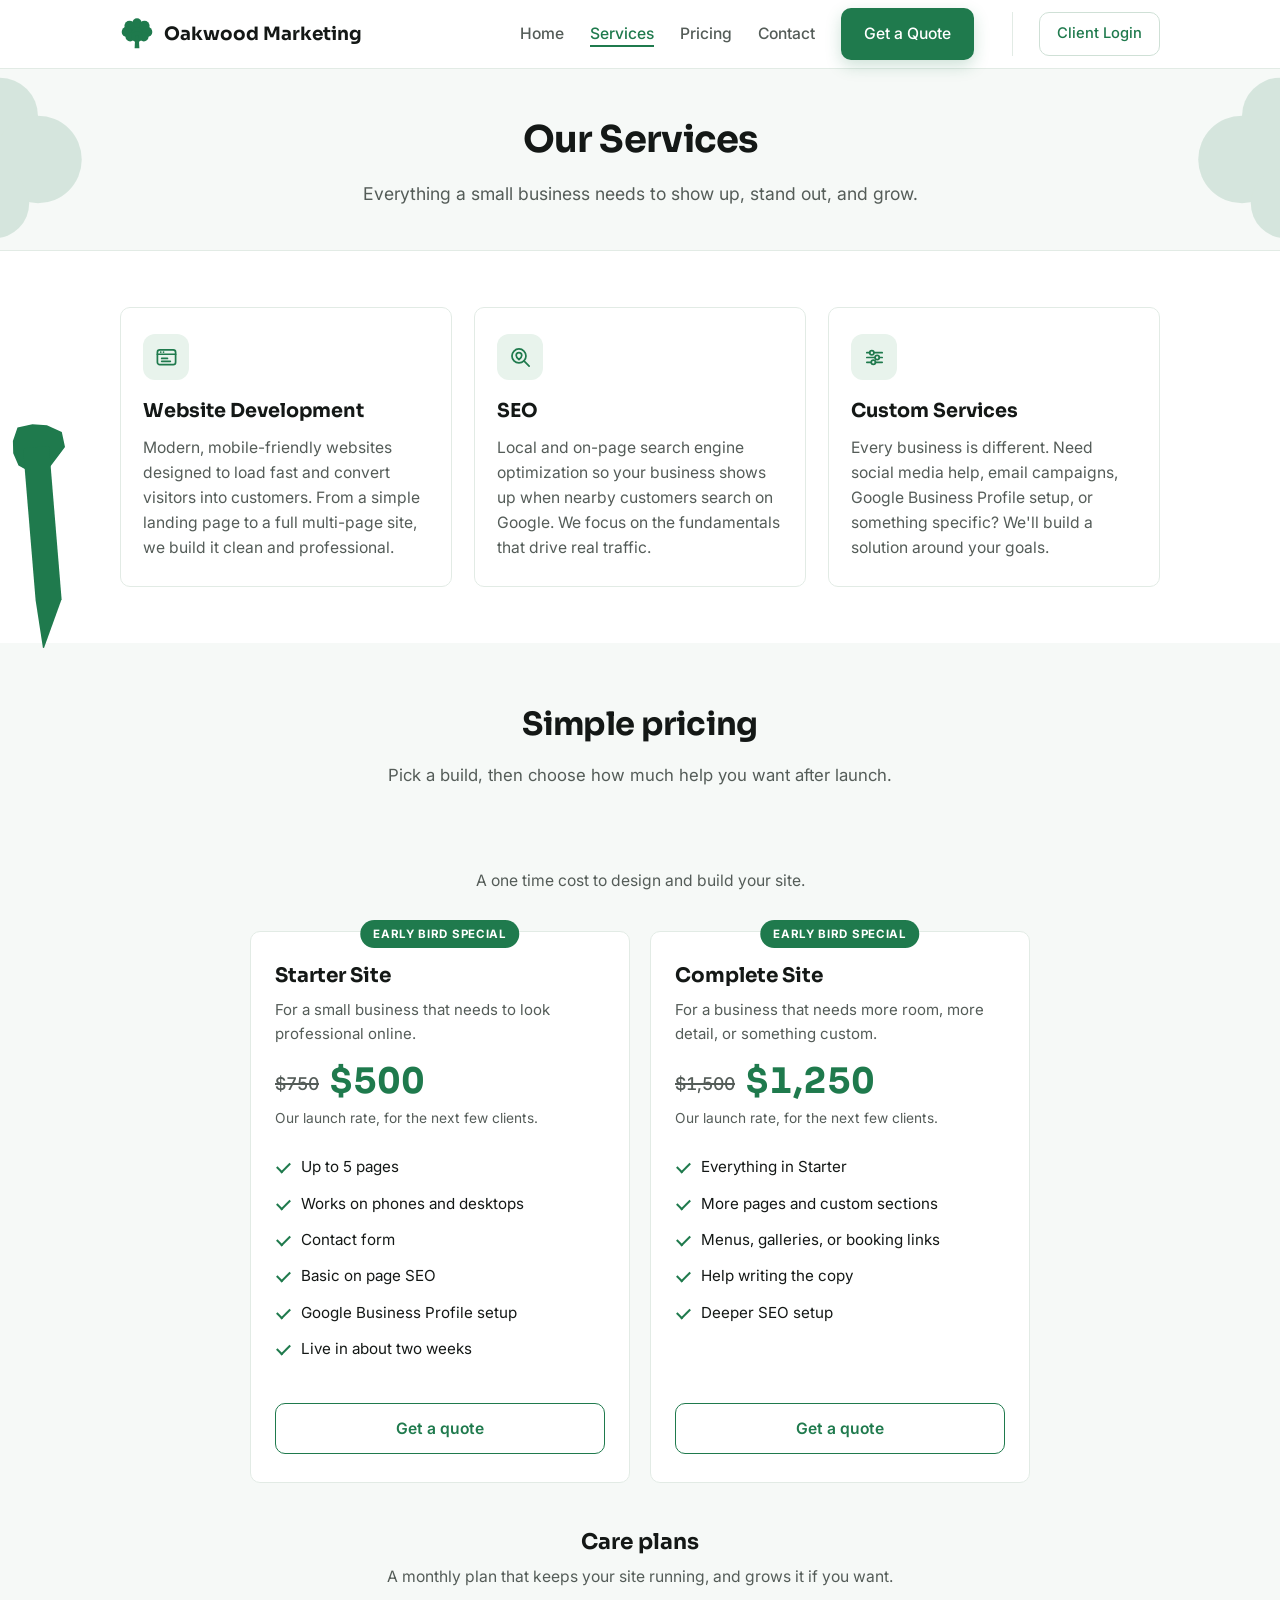
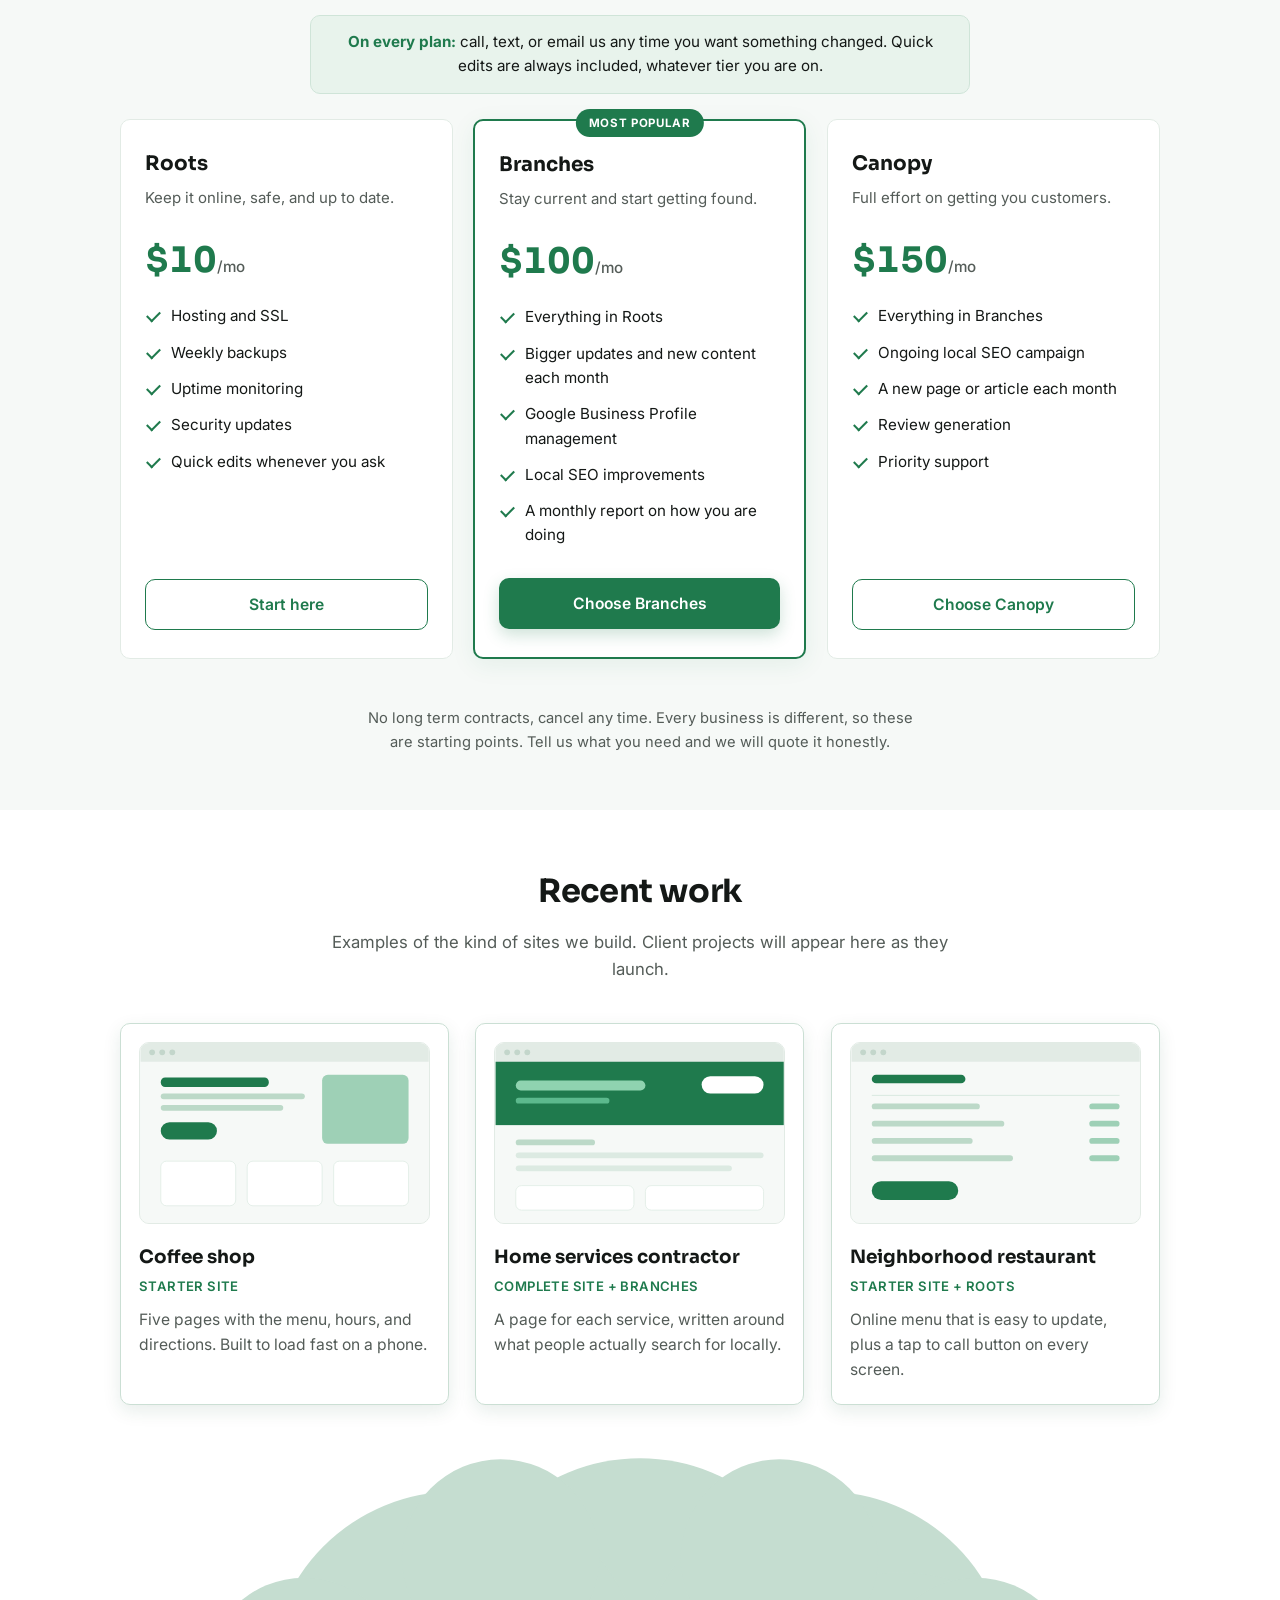
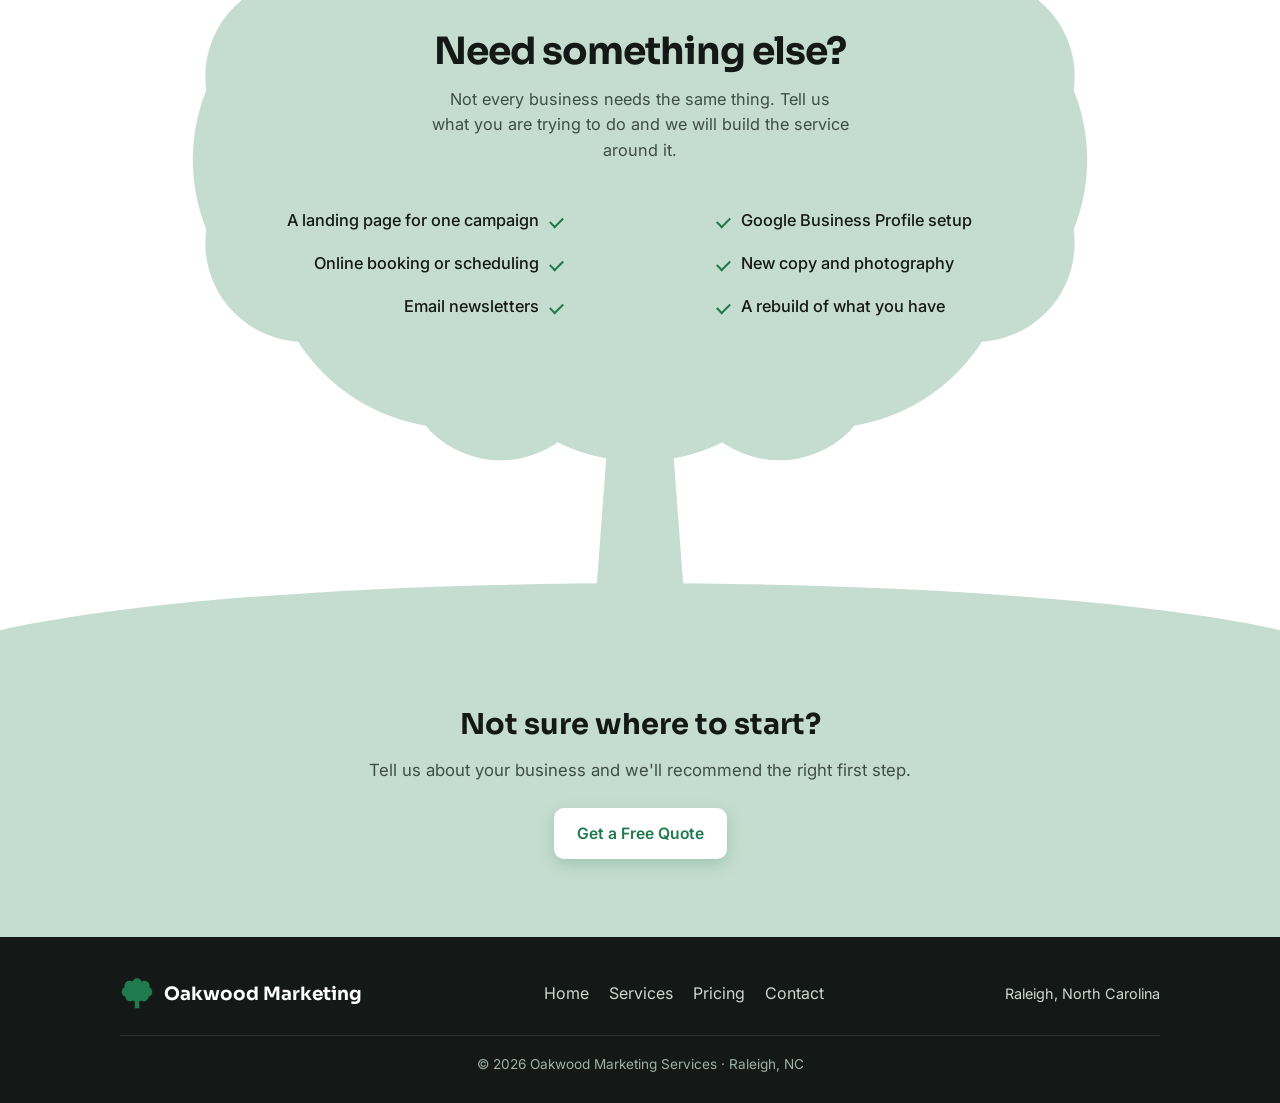
<file: services.html>
<!DOCTYPE html>
<html lang="en">
<head>
  <meta charset="UTF-8">
  <meta name="viewport" content="width=device-width, initial-scale=1.0">
  <title>Services | Oakwood Marketing Services</title>
  <meta name="description" content="Website development, SEO, and custom marketing services for small and mid-sized businesses in Raleigh and the Triangle area.">
  <link rel="icon" href="assets/favicon.svg" type="image/svg+xml">
  <link rel="preconnect" href="https://fonts.googleapis.com">
  <link rel="preconnect" href="https://fonts.gstatic.com" crossorigin>
  <link href="https://fonts.googleapis.com/css2?family=Inter:wght@400;500;600&family=Sora:wght@600;700&display=swap" rel="stylesheet">
  <link rel="stylesheet" href="css/styles.css?v=90">

  <!-- Google Analytics (gtag.js). Public pages only: the portal, login and
       set-password pages are a signed-in area and are deliberately left out. -->
  <script async src="https://www.googletagmanager.com/gtag/js?id=G-K1VFNR85L4"></script>
  <script>
    window.dataLayer = window.dataLayer || [];
    function gtag(){dataLayer.push(arguments);}
    gtag('js', new Date());
    gtag('config', 'G-K1VFNR85L4');
  </script>
</head>
<body>

  <!-- Scroll root. Tuning lives in js/root.js -->
  <div class="root-layer" aria-hidden="true"><svg></svg></div>

  <!-- Header -->
  <header class="site-header">
    <div class="container nav">
      <a href="index.html" class="brand">
        <img src="assets/logo.svg" alt="Oakwood Marketing logo" class="logo-mark">
        Oakwood Marketing
      </a>
      <button class="nav-toggle" aria-label="Toggle menu" onclick="document.getElementById('navLinks').classList.toggle('open')">☰</button>
      <ul class="nav-links" id="navLinks">
        <li><a href="index.html">Home</a></li>
        <li><a href="services.html" class="active">Services</a></li>
        <li><a href="services.html#pricing">Pricing</a></li>
        <!-- Hidden for now, page still exists: <li><a href="about.html">About</a></li> -->
        <li><a href="contact.html">Contact</a></li>
        <li><a href="contact.html" class="btn btn-primary">Get a Quote</a></li>
        <li class="nav-login-item"><a href="login.html" class="btn btn-outline nav-login">Client Login</a></li>
      </ul>
    </div>
  </header>

  <!-- Page header -->
  <section class="page-header">
      <svg class="leaf-cluster left" viewBox="0 0 100 124" aria-hidden="true">
        <g fill="#1f7a4d">
          <circle cx="34" cy="32" r="26"/>
          <circle cx="60" cy="62" r="30"/>
          <circle cx="30" cy="92" r="24"/>
        </g>
      </svg>
      <svg class="leaf-cluster right" viewBox="0 0 100 124" aria-hidden="true">
        <g fill="#1f7a4d">
          <circle cx="34" cy="32" r="26"/>
          <circle cx="60" cy="62" r="30"/>
          <circle cx="30" cy="92" r="24"/>
        </g>
      </svg>
    <div class="container">
      <h1>Our Services</h1>
      <p>Everything a small business needs to show up, stand out, and grow.</p>
    </div>
  </section>

  <!-- Services -->
  <section data-root-start>
    <div class="container">
      <div class="cards reveal-group">
        <div class="card reveal">
          <div class="icon"><svg viewBox="0 0 24 24" fill="none" stroke="currentColor" stroke-width="1.8" stroke-linecap="round" stroke-linejoin="round" aria-hidden="true"><rect x="2.5" y="4" width="19" height="15.5" rx="2.5"/><path d="M2.5 8.6h19"/><circle cx="6" cy="6.3" r=".95" fill="currentColor" stroke="none"/><circle cx="8.9" cy="6.3" r=".95" fill="currentColor" stroke="none"/><path d="M7 13h6M7 16h9"/></svg></div>
          <h3>Website Development</h3>
          <p>Modern, mobile-friendly websites designed to load fast and convert visitors into customers. From a simple landing page to a full multi-page site, we build it clean and professional.</p>
        </div>
        <div class="card reveal">
          <div class="icon"><svg viewBox="0 0 24 24" fill="none" stroke="currentColor" stroke-width="1.8" stroke-linecap="round" stroke-linejoin="round" aria-hidden="true"><circle cx="10.4" cy="10.4" r="7.3"/><path d="M15.6 15.6 21 21"/><path d="M10.4 14.2s2.9-2.5 2.9-4.4a2.9 2.9 0 0 0-5.8 0c0 1.9 2.9 4.4 2.9 4.4Z"/></svg></div>
          <h3>SEO</h3>
          <p>Local and on-page search engine optimization so your business shows up when nearby customers search on Google. We focus on the fundamentals that drive real traffic.</p>
        </div>
        <div class="card reveal">
          <div class="icon"><svg viewBox="0 0 24 24" fill="none" stroke="currentColor" stroke-width="1.8" stroke-linecap="round" stroke-linejoin="round" aria-hidden="true"><path d="M4 7h3M11.4 7H20"/><circle cx="9.2" cy="7" r="2.2"/><path d="M4 12h8.6M17 12h3"/><circle cx="14.8" cy="12" r="2.2"/><path d="M4 17h4.6M13 17h7"/><circle cx="10.8" cy="17" r="2.2"/></svg></div>
          <h3>Custom Services</h3>
          <p>Every business is different. Need social media help, email campaigns, Google Business Profile setup, or something specific? We'll build a solution around your goals.</p>
        </div>
      </div>
    </div>
  </section>

  <!-- Pricing -->
  <section class="section-soft" id="pricing">
    <div class="container">

      <div class="section-head reveal">
        <h2>Simple pricing</h2>
        <p>Pick a build, then choose how much help you want after launch.</p>
      </div>

      <!-- Builds -->
      <h3 class="price-group-title reveal">Website builds</h3>
      <p class="price-group-note reveal">A one time cost to design and build your site.</p>
      <div class="price-cards two reveal-group">
        <div class="price-card reveal">
          <span class="price-badge">Early bird special</span>
          <h4>Starter Site</h4>
          <p class="price-for">For a small business that needs to look professional online.</p>
          <div class="price"><s class="price-was">$750</s>$500</div>
          <p class="price-note">Our launch rate, for the next few clients.</p>
          <ul class="price-list">
            <li>Up to 5 pages</li>
            <li>Works on phones and desktops</li>
            <li>Contact form</li>
            <li>Basic on page SEO</li>
            <li>Google Business Profile setup</li>
            <li>Live in about two weeks</li>
          </ul>
          <a href="contact.html" class="btn btn-outline">Get a quote</a>
        </div>

        <div class="price-card reveal">
          <span class="price-badge">Early bird special</span>
          <h4>Complete Site</h4>
          <p class="price-for">For a business that needs more room, more detail, or something custom.</p>
          <div class="price"><s class="price-was">$1,500</s>$1,250</div>
          <p class="price-note">Our launch rate, for the next few clients.</p>
          <ul class="price-list">
            <li>Everything in Starter</li>
            <li>More pages and custom sections</li>
            <li>Menus, galleries, or booking links</li>
            <li>Help writing the copy</li>
            <li>Deeper SEO setup</li>
          </ul>
          <a href="contact.html" class="btn btn-outline">Get a quote</a>
        </div>
      </div>

      <!-- Care plans -->
      <h3 class="price-group-title reveal">Care plans</h3>
      <p class="price-group-note reveal">A monthly plan that keeps your site running, and grows it if you want.</p>

      <div class="price-promise reveal">
        <strong>On every plan:</strong> call, text, or email us any time you want something changed.
        Quick edits are always included, whatever tier you are on.
      </div>

      <div class="price-cards three reveal-group">
        <div class="price-card reveal">
          <h4>Roots</h4>
          <p class="price-for">Keep it online, safe, and up to date.</p>
          <div class="price">$10<span class="per">/mo</span></div>
          <ul class="price-list">
            <li>Hosting and SSL</li>
            <li>Weekly backups</li>
            <li>Uptime monitoring</li>
            <li>Security updates</li>
            <li>Quick edits whenever you ask</li>
          </ul>
          <a href="contact.html" class="btn btn-outline">Start here</a>
        </div>

        <div class="price-card featured reveal">
          <span class="price-badge">Most popular</span>
          <h4>Branches</h4>
          <p class="price-for">Stay current and start getting found.</p>
          <div class="price">$100<span class="per">/mo</span></div>
          <ul class="price-list">
            <li>Everything in Roots</li>
            <li>Bigger updates and new content each month</li>
            <li>Google Business Profile management</li>
            <li>Local SEO improvements</li>
            <li>A monthly report on how you are doing</li>
          </ul>
          <a href="contact.html" class="btn btn-primary">Choose Branches</a>
        </div>

        <div class="price-card reveal">
          <h4>Canopy</h4>
          <p class="price-for">Full effort on getting you customers.</p>
          <div class="price">$150<span class="per">/mo</span></div>
          <ul class="price-list">
            <li>Everything in Branches</li>
            <li>Ongoing local SEO campaign</li>
            <li>A new page or article each month</li>
            <li>Review generation</li>
            <li>Priority support</li>
          </ul>
          <a href="contact.html" class="btn btn-outline">Choose Canopy</a>
        </div>
      </div>

      <p class="price-footnote reveal">
        No long term contracts, cancel any time. Every business is different, so these are starting points.
        Tell us what you need and we will quote it honestly.
      </p>
    </div>
  </section>


  <!-- Portfolio -->
  <section class="work-section" data-root-end>
    <div class="container">
      <div class="section-head reveal">
        <h2>Recent work</h2>
        <p>Examples of the kind of sites we build. Client projects will appear here as they launch.</p>
      </div>

      <div class="work-grid reveal-group">

        <article class="work-card reveal">
          <div class="work-shot">
            <svg viewBox="0 0 400 250" aria-hidden="true">
              <rect width="400" height="250" fill="#f6f9f7"/>
              <rect width="400" height="26" fill="#e2ebe5"/>
              <circle cx="16" cy="13" r="4" fill="#c3d6cb"/><circle cx="30" cy="13" r="4" fill="#c3d6cb"/><circle cx="44" cy="13" r="4" fill="#c3d6cb"/>
              <rect x="28" y="48" width="150" height="13" rx="6" fill="#1f7a4d"/>
              <rect x="28" y="70" width="200" height="8" rx="4" fill="#bcd9c8"/>
              <rect x="28" y="86" width="170" height="8" rx="4" fill="#bcd9c8"/>
              <rect x="28" y="110" width="78" height="24" rx="12" fill="#1f7a4d"/>
              <rect x="252" y="44" width="120" height="96" rx="8" fill="#9ed0b6"/>
              <rect x="28" y="164" width="104" height="62" rx="8" fill="#ffffff" stroke="#dceae2"/>
              <rect x="148" y="164" width="104" height="62" rx="8" fill="#ffffff" stroke="#dceae2"/>
              <rect x="268" y="164" width="104" height="62" rx="8" fill="#ffffff" stroke="#dceae2"/>
            </svg>
          </div>
          <h3>Coffee shop</h3>
          <p class="work-meta">Starter Site</p>
          <p>Five pages with the menu, hours, and directions. Built to load fast on a phone.</p>
        </article>

        <article class="work-card reveal">
          <div class="work-shot">
            <svg viewBox="0 0 400 250" aria-hidden="true">
              <rect width="400" height="250" fill="#f6f9f7"/>
              <rect width="400" height="26" fill="#e2ebe5"/>
              <circle cx="16" cy="13" r="4" fill="#c3d6cb"/><circle cx="30" cy="13" r="4" fill="#c3d6cb"/><circle cx="44" cy="13" r="4" fill="#c3d6cb"/>
              <rect x="0" y="26" width="400" height="88" fill="#1f7a4d"/>
              <rect x="28" y="52" width="180" height="14" rx="7" fill="#8fd3b0"/>
              <rect x="28" y="76" width="130" height="8" rx="4" fill="#5cb98d"/>
              <rect x="286" y="46" width="86" height="24" rx="12" fill="#ffffff"/>
              <rect x="28" y="134" width="110" height="8" rx="4" fill="#bcd9c8"/>
              <rect x="28" y="152" width="344" height="8" rx="4" fill="#dceae2"/>
              <rect x="28" y="170" width="300" height="8" rx="4" fill="#dceae2"/>
              <rect x="28" y="198" width="164" height="34" rx="8" fill="#ffffff" stroke="#dceae2"/>
              <rect x="208" y="198" width="164" height="34" rx="8" fill="#ffffff" stroke="#dceae2"/>
            </svg>
          </div>
          <h3>Home services contractor</h3>
          <p class="work-meta">Complete Site + Branches</p>
          <p>A page for each service, written around what people actually search for locally.</p>
        </article>

        <article class="work-card reveal">
          <div class="work-shot">
            <svg viewBox="0 0 400 250" aria-hidden="true">
              <rect width="400" height="250" fill="#f6f9f7"/>
              <rect width="400" height="26" fill="#e2ebe5"/>
              <circle cx="16" cy="13" r="4" fill="#c3d6cb"/><circle cx="30" cy="13" r="4" fill="#c3d6cb"/><circle cx="44" cy="13" r="4" fill="#c3d6cb"/>
              <rect x="28" y="44" width="130" height="12" rx="6" fill="#1f7a4d"/>
              <rect x="28" y="72" width="344" height="1.5" fill="#dceae2"/>
              <rect x="28" y="84" width="150" height="8" rx="4" fill="#bcd9c8"/><rect x="330" y="84" width="42" height="8" rx="4" fill="#9ed0b6"/>
              <rect x="28" y="108" width="184" height="8" rx="4" fill="#bcd9c8"/><rect x="330" y="108" width="42" height="8" rx="4" fill="#9ed0b6"/>
              <rect x="28" y="132" width="140" height="8" rx="4" fill="#bcd9c8"/><rect x="330" y="132" width="42" height="8" rx="4" fill="#9ed0b6"/>
              <rect x="28" y="156" width="196" height="8" rx="4" fill="#bcd9c8"/><rect x="330" y="156" width="42" height="8" rx="4" fill="#9ed0b6"/>
              <rect x="28" y="192" width="120" height="26" rx="13" fill="#1f7a4d"/>
            </svg>
          </div>
          <h3>Neighborhood restaurant</h3>
          <p class="work-meta">Starter Site + Roots</p>
          <p>Online menu that is easy to update, plus a tap to call button on every screen.</p>
        </article>

      </div>
    </div>
  </section>

  <!-- Grove: the section sits inside one big oak, services either side of the trunk -->
  <div class="grove">
    <div class="grove-top">

      <div class="grove-tree" aria-hidden="true">
        <!-- One core, a ring of eight big circles around it for the mass, and a
             second offset ring of small ones for the scalloped edge. Centre
             (500, 320), silhouette roughly 860 across by 580 tall: still round,
             but sat down onto a wider spread so the tree is not so tall. -->
        <svg class="grove-canopy" viewBox="0 0 1000 640">
          <g class="canopy">
            <circle cx="500" cy="320" r="230"/>
            <circle cx="500" cy="210" r="180"/>
            <circle cx="677" cy="242" r="180"/>
            <circle cx="750" cy="320" r="180"/>
            <circle cx="677" cy="398" r="180"/>
            <circle cx="500" cy="430" r="180"/>
            <circle cx="323" cy="398" r="180"/>
            <circle cx="250" cy="320" r="180"/>
            <circle cx="323" cy="242" r="180"/>
            <circle cx="634" cy="126" r="95"/>
            <circle cx="823" cy="240" r="95"/>
            <circle cx="823" cy="400" r="95"/>
            <circle cx="634" cy="514" r="95"/>
            <circle cx="366" cy="514" r="95"/>
            <circle cx="177" cy="400" r="95"/>
            <circle cx="177" cy="240" r="95"/>
            <circle cx="366" cy="126" r="95"/>
          </g>
        </svg>
        <span class="grove-trunk"></span>
      </div>

      <section class="custom-services">
        <div class="container">
          <div class="section-head reveal">
            <h2>Need something else?</h2>
            <p>Not every business needs the same thing. Tell us what you are
              trying to do and we will build the service around it.</p>
          </div>

          <div class="grove-cols reveal-group">
            <ul class="grove-col left">
              <li class="reveal">A landing page for one campaign</li>
              <li class="reveal">Online booking or scheduling</li>
              <li class="reveal">Email newsletters</li>
            </ul>
            <span class="grove-lane" aria-hidden="true"></span>
            <ul class="grove-col right">
              <li class="reveal">Google Business Profile setup</li>
              <li class="reveal">New copy and photography</li>
              <li class="reveal">A rebuild of what you have</li>
            </ul>
          </div>
        </div>
      </section>

      <!-- Inline rather than <img src="assets/hill.svg">, so it can be filled
           with the same flat --grass as the tree above and the CTA below. An
           external image would keep its own dark green. -->
      <svg class="grove-hill" viewBox="0 0 1200 160" preserveAspectRatio="none" aria-hidden="true">
        <path d="M0,160 L0,95 C260,18 940,18 1200,95 L1200,160 Z"/>
      </svg>
    </div>

    <!-- CTA, the same tone as the hill so the slope runs straight into it -->
    <section class="grove-cta">
      <div class="container">
        <div class="cta-band bare reveal">
          <h2>Not sure where to start?</h2>
          <p>Tell us about your business and we'll recommend the right first step.</p>
          <a href="contact.html" class="btn btn-primary">Get a Free Quote</a>
        </div>
      </div>
    </section>

  </div><!-- /.grove -->

  <!-- Footer -->
  <footer class="site-footer">
    <div class="container">
      <div class="footer-grid">
        <a href="index.html" class="brand">
          <img src="assets/logo.svg" alt="Oakwood Marketing logo" class="logo-mark"> Oakwood Marketing
        </a>
        <ul class="footer-links">
          <li><a href="index.html">Home</a></li>
          <li><a href="services.html">Services</a></li>
          <li><a href="services.html#pricing">Pricing</a></li>
          <!-- Hidden for now, page still exists: <li><a href="about.html">About</a></li> -->
          <li><a href="contact.html">Contact</a></li>
        </ul>
        <ul class="footer-contact">
          <li>Raleigh, North Carolina</li>
        </ul>
      </div>
      <div class="footer-bottom">
        © 2026 Oakwood Marketing Services · Raleigh, NC
      </div>
    </div>
  </footer>

  <script src="js/main.js"></script>
  <script src="js/root.js"></script>
</body>
</html>
</file>
<file: css/styles.css>
/* Oakwood Marketing Services base styles.
   Simple, modern, white + green. */

:root {
  --green: #1f7a4d;
  --green-dark: #15603b;
  --green-light: #e8f3ec;
  --ink: #141816;
  --muted: #545c58;
  --white: #ffffff;
  --bg-soft: #f6f9f7;
  /* The one grass tone. This is what a tinted tree or hill actually renders as
     on the home page, so anything that has to sit flush against grass is filled
     with this flat value instead of stacking its own opacity. Two separately
     tinted layers that overlap composite to a darker patch; one flat colour
     cannot. */
  --grass: #c5ddd0;
  --border: #e2ebe5;
  --radius: 10px;
  --shadow: 0 6px 24px rgba(31, 122, 77, 0.08);
  --max: 1080px;
  --font-display: "Sora", -apple-system, BlinkMacSystemFont, "Segoe UI", Roboto, Helvetica, Arial, sans-serif;
  --font-body: "Inter", -apple-system, BlinkMacSystemFont, "Segoe UI", Roboto, Helvetica, Arial, sans-serif;
}

* { box-sizing: border-box; }

html { scroll-behavior: smooth; }

/* Nothing may widen the page sideways. Half the artwork here is meant to hang
   past the edges - the flanking trees, the leaf clusters, the cardinal's run-in
   - and on a narrow screen that turns into a page you can swipe sideways by a
   few pixels, which just reads as broken.
   clip rather than hidden: hidden would make this a scroll container and break
   the sticky header, clip only clips. */
html, body { overflow-x: clip; }

/* The header is sticky, so jumping to an anchor would park the target
   underneath it. Stop short by the header height plus a little breathing room. */
[id] { scroll-margin-top: 96px; }

body {
  margin: 0;
  font-family: var(--font-body);
  color: var(--ink);
  background: var(--white);
  line-height: 1.6;
}

h1, h2, h3, .brand, .stat .num {
  font-family: var(--font-display);
}

a { color: var(--green); text-decoration: none; }
a:hover { text-decoration: underline; }

.container {
  width: 100%;
  max-width: var(--max);
  margin: 0 auto;
  padding: 0 20px;
}

/* ---------- Header / Nav ---------- */
.site-header {
  position: sticky;
  top: 0;
  z-index: 50;
  background: rgba(255, 255, 255, 0.92);
  backdrop-filter: blur(8px);
  border-bottom: 1px solid var(--border);
}

.nav {
  display: flex;
  align-items: center;
  justify-content: space-between;
  height: 68px;
}

.brand {
  display: flex;
  align-items: center;
  gap: 10px;
  font-weight: 700;
  font-size: 1.15rem;
  color: var(--ink);
}
.brand:hover { text-decoration: none; }

.brand .logo-mark {
  width: 34px;
  height: 34px;
  display: inline-block;
  vertical-align: middle;
}

.nav-links {
  display: flex;
  align-items: center;
  gap: 26px;
  list-style: none;
  margin: 0;
  padding: 0;
}
.nav-links a {
  color: var(--muted);
  font-weight: 500;
  font-size: 0.98rem;
}
.nav-links a:hover,
.nav-links a.active {
  color: var(--green);
  text-decoration: none;
}

.nav-toggle {
  display: none;
  background: none;
  border: 1px solid var(--border);
  border-radius: 8px;
  padding: 8px 10px;
  cursor: pointer;
  font-size: 1.1rem;
  line-height: 1;
}

/* ---------- Buttons ---------- */
.btn {
  display: inline-block;
  padding: 12px 22px;
  border-radius: var(--radius);
  font-weight: 600;
  font-size: 0.98rem;
  cursor: pointer;
  border: 1px solid transparent;
  transition: transform 0.05s ease, background 0.15s ease, color 0.15s ease;
}
.btn:hover { text-decoration: none; }
.btn:active { transform: translateY(1px); }

.btn-primary {
  background: var(--green);
  color: #fff;
}
.btn-primary:hover { background: var(--green-dark); color: #fff; }

.btn-outline {
  background: #fff;
  color: var(--green);
  border-color: var(--green);
}
.btn-outline:hover { background: var(--green-light); }

/* ---------- Hero ---------- */
.hero {
  padding: 84px 0 64px;
  /* Not clipped, and lifted above the section below it, so the glow behind the
     skyline feathers past the section edge instead of being cut off in a
     straight line along it. The cardinal only ever travels off to the left,
     which cannot pull a scrollbar in this direction, so nothing here needs the
     clip that used to be doing both jobs. */
  position: relative;
  z-index: 2;
  background:
    radial-gradient(1100px 380px at 85% -15%, var(--green-light), transparent 62%),
    linear-gradient(180deg, #ffffff 0%, var(--bg-soft) 100%);
}
.hero-grid {
  display: grid;
  grid-template-columns: 1.1fr 1fr;
  gap: 48px;
  align-items: center;
}
.hero h1 {
  font-size: 2.9rem;
  line-height: 1.12;
  margin: 0 0 16px;
  letter-spacing: -0.8px;
  text-wrap: balance;
}
.hero .lead {
  font-size: 1.15rem;
  color: var(--muted);
  margin: 0 0 28px;
}
.hero-actions { display: flex; gap: 14px; flex-wrap: wrap; }

.hero-img {
  width: 100%;
  border-radius: 14px;
  box-shadow: var(--shadow);
  display: block;
  transition: transform 0.35s ease, box-shadow 0.35s ease;
}
.hero-img:hover {
  transform: translateY(-5px);
  box-shadow: 0 16px 40px rgba(31, 122, 77, 0.16);
}
.img-caption {
  font-size: 0.8rem;
  color: var(--muted);
  margin-top: 8px;
  text-align: center;
}

.eyebrow {
  position: relative;
  display: inline-block;
  font-size: 0.8rem;
  font-weight: 700;
  letter-spacing: 1px;
  text-transform: uppercase;
  color: var(--green);
  background: var(--green-light);
  padding: 6px 12px;
  border-radius: 999px;
  margin-bottom: 18px;
  box-shadow: inset 0 0 0 1px rgba(31, 122, 77, 0.14);
}

/* ---------- Sections ---------- */
section { padding: 56px 0; }
.section-soft { background: var(--bg-soft); }

.section-head { text-align: center; max-width: 640px; margin: 0 auto 40px; }
.section-head h2 { font-size: 2rem; margin: 0 0 12px; letter-spacing: -0.6px; }
.section-head p { color: var(--muted); margin: 0; font-size: 1.05rem; }

/* ---------- Cards ---------- */
.cards {
  display: grid;
  grid-template-columns: repeat(3, 1fr);
  gap: 22px;
}
.card {
  background: #fff;
  border: 1px solid var(--border);
  border-radius: var(--radius);
  padding: 26px 22px;
  position: relative;
  overflow: hidden;
  transition: box-shadow 0.15s ease, transform 0.15s ease;
}
.card:hover {
  box-shadow: var(--shadow);
  transform: translateY(-3px);
  border-color: #cfe0d6;
}
/* Green accent line that draws in across the top on hover */
.card::before {
  content: "";
  position: absolute;
  top: 0;
  left: 0;
  right: 0;
  height: 3px;
  background: linear-gradient(90deg, var(--green), #3aa76d);
  transform: scaleX(0);
  transform-origin: left;
  transition: transform 0.25s ease;
}
.card:hover::before { transform: scaleX(1); }
/* Line icons rather than emoji: emoji render differently on every platform and
   never match the brand colour. These inherit currentColor, so the tile can
   invert cleanly on hover. */
.card .icon {
  width: 46px; height: 46px;
  border-radius: 12px;
  background: var(--green-light);
  color: var(--green);
  display: inline-flex;
  align-items: center;
  justify-content: center;
  margin-bottom: 16px;
  /* Transform only. The colour swap below lands instantly, which is how this
     has always looked: a later rule used to reset this shorthand and drop the
     colour transition. Folded in as the winning value rather than "fixed", so
     hover is unchanged. */
  transition: transform 0.2s ease;
}
.card .icon svg { width: 23px; height: 23px; display: block; }
.card:hover .icon {
  background: var(--green);
  color: #fff;
  transform: scale(1.08);
}
.card h3 { margin: 0 0 8px; font-size: 1.2rem; }
.card p { margin: 0; color: var(--muted); font-size: 0.98rem; }

/* ---------- Dashboard promo ---------- */
/* A full-bleed green band. The CTA further down is a green card floating on a
   soft background, so these two read as different objects rather than one long
   stretch of green. */
.promo-section {
  background: linear-gradient(135deg, #1f7a4d 0%, #17643e 100%);
  color: #fff;
  /* Holds the stamp, which hangs off the left edge and is clipped by it. */
  position: relative;
  overflow: hidden;
  /* Bows the top and bottom out from the centre. Deliberately not border-radius:
     corner ellipses always turn vertical where they meet the side, so the bend
     is flat across the middle and then hooks down hard at both ends. Clipping
     to one ellipse wider than the section instead means only its gentle middle
     stretch is ever on screen, so the curve carries at the same rate the whole
     way across. The width multiplier sets how even it reads (higher is flatter
     and more constant); the height stays at 50% so the band keeps its full
     height at the centre. */
  clip-path: ellipse(115% 50% at 50% 50%);
}
.promo-section > .container { position: relative; z-index: 1; }
/* The mark pressed into the left edge of the band, most of it off the page.
   Kept faint so it reads as a watermark behind the heading rather than
   competing with it, the same way the page-header leaf clusters do. */
.promo-stamp {
  position: absolute;
  left: -104px;
  top: 50%;
  transform: translateY(-50%);
  width: 340px;
  height: auto;
  opacity: 0.11;
  pointer-events: none;
  z-index: 0;
}
.promo-grid {
  display: grid;
  grid-template-columns: 1fr 1.15fr;
  gap: 48px;
  align-items: center;
}
.promo-copy h2 {
  margin: 0 0 14px;
  font-size: 2rem;
  letter-spacing: -0.6px;
  text-wrap: balance;
}
.promo-copy p {
  margin: 0 0 26px;
  color: #d7e9de;
  font-size: 1.05rem;
}
/* Same white-on-green button the CTA band uses, so the two greens agree. */
.promo-copy .btn-primary { background: #fff; color: var(--green); }
.promo-copy .btn-primary:hover { background: var(--green-light); color: var(--green-dark); }

/* Holds its 16:9 shape whether it contains the placeholder or a real embed, so
   dropping the video in never shifts the section's height. */
.promo-video {
  position: relative;
  aspect-ratio: 16 / 9;
  border-radius: 14px;
  overflow: hidden;
  background: rgba(255, 255, 255, 0.08);
  box-shadow: 0 14px 38px rgba(9, 46, 29, 0.28);
}
.promo-video > img,
.promo-video > iframe,
.promo-video > video {
  width: 100%;
  height: 100%;
  border: 0;
  display: block;
}
/* Comes out with the placeholder once a real embed goes in. */
.promo-video-empty {
  position: absolute;
  inset: 0;
  display: flex;
  flex-direction: column;
  align-items: center;
  justify-content: center;
  gap: 12px;
  border: 1px dashed rgba(255, 255, 255, 0.35);
  border-radius: 14px;
  color: #d7e9de;
  font-size: 0.9rem;
}
.promo-video-empty .play {
  width: 54px;
  height: 54px;
  border-radius: 50%;
  background: rgba(255, 255, 255, 0.16);
  display: inline-flex;
  align-items: center;
  justify-content: center;
}
.promo-video-empty .play svg { width: 22px; height: 22px; margin-left: 3px; }

/* ---------- CTA band ---------- */
.cta-band {
  background: linear-gradient(135deg, #238755 0%, #16603c 100%);
  color: #fff;
  border-radius: 16px;
  padding: 44px;
  text-align: center;
  box-shadow: 0 12px 32px rgba(31, 122, 77, 0.18);
}
.cta-band h2 { margin: 0 0 10px; font-size: 1.8rem; }
.cta-band p { margin: 0 0 24px; color: #dcece3; font-size: 1.05rem; }
.cta-band .btn-primary { background: #fff; color: var(--green); }
.cta-band .btn-primary:hover { background: var(--green-light); }

/* ---------- Pricing ---------- */
/* Builds and care plans are priced in different units, so they get their own
   blocks rather than sharing one grid where $500 could be read as monthly. */
.price-group-title {
  font-size: 1.35rem;
  margin: 0 0 4px;
  text-align: center;
}
.price-group-note {
  text-align: center;
  color: var(--muted);
  margin: 0 0 26px;
  font-size: 0.98rem;
}
/* Access is not a tier feature, so it sits above the cards as one promise
   that applies to all of them. */
.price-promise {
  max-width: 660px;
  margin: 0 auto 26px;
  padding: 14px 20px;
  background: var(--green-light);
  border: 1px solid #cfe4d8;
  border-radius: var(--radius);
  text-align: center;
  font-size: 0.95rem;
  color: var(--ink);
}
.price-promise strong { color: var(--green); }

.price-cards {
  display: grid;
  gap: 20px;
  margin-bottom: 48px;
  align-items: start;
}
.price-cards.two   { grid-template-columns: repeat(2, 1fr); max-width: 780px; margin-inline: auto; margin-bottom: 54px; }
/* Both build cards carry a badge that hangs over the top edge, so the row needs
   room for it. */
.price-cards.two .price-card { margin-top: 12px; }
.price-cards.three { grid-template-columns: repeat(3, 1fr); }

.price-card {
  position: relative;
  background: #fff;
  border: 1px solid var(--border);
  border-radius: var(--radius);
  padding: 28px 24px;
  display: flex;
  flex-direction: column;
  height: 100%;
}
.price-card h4 {
  font-family: var(--font-display);
  font-size: 1.25rem;
  margin: 0 0 6px;
}
.price-for {
  color: var(--muted);
  font-size: 0.94rem;
  margin: 0 0 18px;
  min-height: 2.6em;
}
.price {
  font-family: var(--font-display);
  font-size: 2.2rem;
  font-weight: 700;
  color: var(--green);
  line-height: 1;
  margin-bottom: 20px;
  font-variant-numeric: tabular-nums;
}
.price .from,
.price .to,
.price .per {
  font-family: var(--font-body);
  font-size: 0.95rem;
  font-weight: 500;
  color: var(--muted);
}
.price .from { margin-right: 7px; }
.price .to { margin: 0 6px; }

/* The struck list price sitting beside the offer. Deliberately smaller and in
   the body face, so the number people actually pay stays the loud one. <s>
   rather than a styled span, so it is announced as no longer current instead of
   read out as a second price. */
.price-was {
  font-family: var(--font-body);
  font-size: 1.1rem;
  font-weight: 500;
  color: var(--muted);
  text-decoration-thickness: 2px;
  margin-right: 10px;
  vertical-align: middle;
}
/* Sits under the price, so the offer has a reason and an end rather than just
   being a lower number. */
.price-note {
  margin: -12px 0 20px;
  font-size: 0.86rem;
  color: var(--muted);
}

.price-list {
  list-style: none;
  margin: 0 0 24px;
  padding: 0;
  flex: 1;
}
.price-list li {
  position: relative;
  padding: 6px 0 6px 26px;
  font-size: 0.95rem;
  color: var(--ink);
}
.price-list li::before {
  content: "";
  position: absolute;
  left: 2px;
  top: 13px;
  width: 11px;
  height: 6px;
  border-left: 2px solid var(--green);
  border-bottom: 2px solid var(--green);
  transform: rotate(-45deg);
}
.price-card .btn { width: 100%; text-align: center; }

/* The middle plan is the one to steer toward, so it gets the weight */
.price-card.featured {
  border: 2px solid var(--green);
  box-shadow: var(--shadow);
}
.price-badge {
  position: absolute;
  top: -12px;
  left: 50%;
  transform: translateX(-50%);
  background: var(--green);
  color: #fff;
  font-size: 0.72rem;
  font-weight: 700;
  letter-spacing: 0.06em;
  text-transform: uppercase;
  padding: 5px 13px;
  border-radius: 999px;
  white-space: nowrap;
}

.price-footnote {
  text-align: center;
  color: var(--muted);
  font-size: 0.92rem;
  max-width: 560px;
  margin: 0 auto;
}

@media (max-width: 820px) {
  .price-cards.two,
  .price-cards.three { grid-template-columns: 1fr; }
  .price-for { min-height: 0; }
  .price-card.featured { margin-top: 10px; }
}

/* ---------- Page header (subpages) ---------- */
.page-header {
  background: var(--bg-soft);
  border-bottom: 1px solid var(--border);
  padding: 42px 0;
  text-align: center;
}
.page-header h1 { margin: 0 0 10px; font-size: 2.3rem; letter-spacing: -0.6px; }
.page-header p { margin: 0; color: var(--muted); font-size: 1.1rem; }

/* Leaf clusters peeking in from both edges, echoing the canopy on the home
   page. Clipped by the section so only part of each cluster shows. */
.page-header { position: relative; overflow: hidden; }
.page-header > .container { position: relative; z-index: 1; }
/* Sized off the section's height so the cluster spans it top to bottom, and
   the width follows from the artwork's own proportions. */
.leaf-cluster {
  position: absolute;
  top: 0;
  height: 100%;
  width: auto;
  opacity: 0.15;
  pointer-events: none;
  z-index: 0;
}
.leaf-cluster.left  { left: 0;  transform: translateX(-34%); }
.leaf-cluster.right { right: 0; transform: translateX(34%) scaleX(-1); }

@media (max-width: 700px) {
  .leaf-cluster { opacity: 0.1; }
  .leaf-cluster.left  { transform: translateX(-48%); }
  .leaf-cluster.right { transform: translateX(48%) scaleX(-1); }
}

/* ---------- About ---------- */

.stats {
  display: grid;
  grid-template-columns: repeat(3, 1fr);
  gap: 22px;
  margin-top: 40px;
}
.stat { text-align: center; }
.stat .num { font-size: 2rem; font-weight: 800; color: var(--green); }
.stat .label { color: var(--muted); font-size: 0.95rem; }

/* ---------- Founder ---------- */
/* Tighter top padding and a top-aligned photo, so the portrait is visible
   without scrolling instead of being pushed down by the taller text column. */
.founder-section { padding-top: 40px; }
.founder-grid {
  display: grid;
  grid-template-columns: 0.85fr 1.15fr;
  gap: 46px;
  align-items: start;
}

/* The photo sits in a frame offset behind it, so the portrait reads as placed
   rather than dropped in. */
.founder-photo {
  position: relative;
  border-radius: 16px;
  overflow: hidden;
  border: 3px solid var(--green);
  background: linear-gradient(160deg, var(--green-light), #dcece3);
  /* A definite height, so the photo's height:100% actually resolves. With only
     a min-height the frame had no definite size, the photo fell back to its own
     3:2 ratio, and the fallback gradient showed as a strip under it. */
  aspect-ratio: 4 / 3;
  min-height: 260px;
  display: flex;
  box-shadow: 14px 14px 0 rgba(31, 122, 77, 0.14);
}
.founder-photo img {
  position: relative;
  z-index: 1;
  width: 100%;
  height: 100%;
  object-fit: cover;
  display: block;
}
/* Sits behind the photo, so it only shows if the file is not there yet */
.photo-fallback {
  position: absolute;
  inset: 0;
  z-index: 0;
  display: flex;
  flex-direction: column;
  align-items: center;
  justify-content: center;
  gap: 10px;
  padding: 20px;
  text-align: center;
  color: var(--green);
  font-size: 0.88rem;
}
.photo-fallback svg { width: 34px; height: 34px; }
.photo-fallback code {
  font-size: 0.82rem;
  background: rgba(255, 255, 255, 0.7);
  padding: 2px 6px;
  border-radius: 5px;
}

.founder-label {
  display: inline-block;
  font-size: 0.76rem;
  font-weight: 700;
  letter-spacing: 1px;
  text-transform: uppercase;
  color: var(--green);
  background: var(--green-light);
  padding: 6px 12px;
  border-radius: 999px;
  margin-bottom: 14px;
}
.founder-copy h2 {
  margin: 0 0 2px;
  font-size: 2.1rem;
  letter-spacing: -0.5px;
}
.founder-role {
  margin: 0 0 18px;
  color: var(--muted);
  font-weight: 600;
  font-size: 0.98rem;
}
.founder-copy p { color: var(--ink); font-size: 1.02rem; }

.founder-contact {
  list-style: none;
  margin: 22px 0 24px;
  padding: 0;
  display: grid;
  gap: 11px;
}
.founder-contact li {
  display: flex;
  align-items: center;
  gap: 11px;
  font-size: 0.98rem;
  color: var(--ink);
}
.founder-contact svg {
  width: 19px;
  height: 19px;
  color: var(--green);
  flex-shrink: 0;
}
.founder-contact a { color: var(--ink); }
.founder-contact a:hover { color: var(--green); }

/* The three words close the section, separated by a rule rather than a gap so
   they read as a summary of what is above rather than a new section. The rule
   is a short centred pseudo-element, not a border on the box: a border runs the
   full container width and cuts straight across the trees standing at either
   edge. */
.founder-stats {
  position: relative;
  margin-top: 52px;
  padding-top: 38px;
}
.founder-stats::before {
  content: "";
  position: absolute;
  top: 0;
  left: 50%;
  width: 260px;
  max-width: 58%;
  height: 1px;
  transform: translateX(-50%);
  background: var(--border);
}

@media (max-width: 820px) {
  .founder-grid { grid-template-columns: 1fr; gap: 30px; }
  .founder-photo { box-shadow: 9px 9px 0 rgba(31, 122, 77, 0.14); }
  .founder-stats { margin-top: 38px; padding-top: 30px; }
}

/* ---------- Portfolio ---------- */
/* Three columns on desktop, two on tablet, one on phone. The screenshot sits
   in its own framed box so a real image can drop straight in later without
   any layout change. */
.work-grid {
  display: grid;
  grid-template-columns: repeat(3, 1fr);
  gap: 26px;
}
/* The default card border is a near-white green that vanishes against the
   grass field behind this section, leaving the cards looking like they bleed
   into the background. A firmer edge plus a resting shadow lifts them off it,
   and keeps them looking deliberate on the plain white pages too. */
.work-card {
  background: #fff;
  border: 1px solid #cbdfd4;
  border-radius: var(--radius);
  overflow: hidden;
  padding: 0 0 22px;
  box-shadow: 0 6px 18px rgba(18, 78, 49, 0.10);
  transition: box-shadow 0.15s ease, transform 0.15s ease, border-color 0.15s ease;
}
.work-card:hover {
  box-shadow: 0 14px 30px rgba(18, 78, 49, 0.16);
  transform: translateY(-3px);
  border-color: var(--green);
}

/* Fixed 8:5 frame so every card lines up whether the artwork inside is a
   placeholder mockup or a real screenshot.

   Inset rather than bled to the card edge. Full bleed put the card's own pale
   border directly against the dark artwork inside, and a pale hairline on dark
   green reads as a white seam. Held off the edge, the border only ever meets
   white, and the screenshot reads as framed. */
.work-shot {
  aspect-ratio: 8 / 5;
  margin: 18px 18px 0;
  background: var(--bg-soft);
  border: 1px solid var(--border);
  border-radius: 10px;
  overflow: hidden;
}
.work-shot svg,
.work-shot img {
  display: block;
  width: 100%;
  height: 100%;
  object-fit: cover;
  object-position: top center;
}

/* Blank while there is no real work to show. The frame keeps its 8:5 shape and
   the grid keeps its rhythm, so dropping a screenshot and a title in later
   changes nothing about the layout. The card's bottom padding matches the
   frame's top margin, since there is no text under it to space away from. */
.work-card-empty { padding-bottom: 18px; }

/* Text shares the screenshot's 18px gutter so every edge inside the card
   lines up on one column. */
.work-card h3 {
  margin: 18px 18px 4px;
  font-size: 1.15rem;
}
.work-meta {
  margin: 0 18px 10px;
  font-size: 0.82rem;
  font-weight: 600;
  letter-spacing: 0.4px;
  text-transform: uppercase;
  color: var(--green);
}
.work-card p:not(.work-meta) {
  margin: 0 18px;
  color: var(--muted);
  font-size: 0.98rem;
}

@media (max-width: 960px) {
  .work-grid { grid-template-columns: repeat(2, 1fr); }
}
@media (max-width: 640px) {
  .work-grid { grid-template-columns: 1fr; }
}

/* Home page only. The portfolio begins on the grass colour itself, so the hill
   above appears to run straight into it, then the ground fades out over the
   top half of the section.

   --grass is what the grass actually renders as, not what it is declared as:
   the hill is #1f7a4d drawn inside .section-accents at opacity 0.20, sitting
   on the scene gradient's end colour #eef6f1. Compositing those gives that
   value, and matching it exactly is what makes the seam disappear. If any of
   those three change, the token has to be recomputed with them. */
.work-field {
  background: linear-gradient(180deg, var(--grass) 0%, var(--bg-soft) 55%);
  /* Hides the cardinal while it is still off to the right, which also stops
     the run-up from widening the page. */
  overflow: hidden;
}
/* .section-accents is hidden at this width, so there is no hill to meet and
   the scene ends on its bare gradient instead. */
@media (max-width: 900px) {
  .work-field { background: linear-gradient(180deg, #eef6f1 0%, var(--bg-soft) 55%); }
}

/* ---------- Cardinal on the portfolio ---------- */
/* The same bird and the same three tracks as the hero, untouched. The only
   addition is scaleX(-1) on this wrapper, which mirrors the whole coordinate
   system: the run-up starts off the right edge instead of the left, the swoop
   reads the same way round, and the bird faces the way it is travelling.
   Anchored to the grid rather than to a card, because the cards clip their own
   overflow and would cut the flight off. */
.work-field .work-grid { position: relative; }
.cardinal-perch {
  position: absolute;
  right: 46px;
  bottom: 100%;
  line-height: 0;
  pointer-events: none;
  transform: scaleX(-1);
  z-index: 2;
}
/* .cardinal-flight carries the animation; the perch handles placement. */
.cardinal-perch .cardinal-flight {
  position: static;
  display: block;
}
/* Held on the first frame until the section is actually on screen, otherwise
   the flight is over before anyone scrolls down to it. */
.cardinal-perch .cardinal-flight,
.cardinal-perch .cardinal,
.cardinal-perch .bird { animation-play-state: paused; }
.cardinal-perch.visible .cardinal-flight,
.cardinal-perch.visible .cardinal,
.cardinal-perch.visible .bird { animation-play-state: running; }

/* One column at this width, so there is no rightmost card to aim at and not
   much room for the run-up. */
@media (max-width: 640px) {
  .cardinal-perch { display: none; }
}

/* ---------- Egg on the CTA ---------- */
/* One egg set half into the band's top edge, lit from behind. The glow breathes
   slowly and the egg itself only stirs once every several seconds, so it reads
   as something alive rather than as an ornament that jitters. */
.cta-band { position: relative; }
.egg-mark {
  position: absolute;
  bottom: 100%;
  left: 50%;
  width: 96px;
  height: 96px;
  margin-left: -48px;
  margin-bottom: -34px;   /* a little over a third sits over the band */
  z-index: 2;
  pointer-events: none;
}
.egg-glow {
  position: absolute;
  inset: -58%;
  border-radius: 50%;
  background: radial-gradient(circle,
    rgba(255, 216, 145, 0.60) 0%,
    rgba(255, 205, 120, 0.26) 44%,
    rgba(255, 205, 120, 0) 70%);
  filter: blur(16px);
  animation: eggGlow 5s ease-in-out infinite alternate;
}
.egg {
  position: relative;
  display: block;
  width: 100%;
  height: auto;
  filter: drop-shadow(0 4px 10px rgba(12, 48, 32, 0.22));
  transform-origin: 50% 82%;
  animation: eggStir 8s ease-in-out infinite;
}
@keyframes eggGlow {
  from { opacity: 0.55; transform: scale(0.93); }
  to   { opacity: 1;    transform: scale(1.07); }
}
@keyframes eggStir {
  0%, 88%, 100% { transform: rotate(0deg); }
  91% { transform: rotate(-2.2deg); }
  94% { transform: rotate(1.6deg); }
  97% { transform: rotate(-0.7deg); }
}

/* ---------- About: founder section shares the home page landscape ---------- */
/* Same .scene backdrop, trees and hill as the home page, so the two read as one
   world. Trees sit in .section-accents at z-index 0 and the section content at
   z-index 1, which is what keeps them behind the photo and the copy. */
/* Enough room under the stats that they clear the 140px hill band completely,
   rather than being cut through the middle by it. */
.about-scene .founder-section { padding-bottom: 190px; }
/* Back on the plain backdrop above the hill, so the brand green reads fine. */

/* ---------- Cardinal landing on the founder label ---------- */
/* A separate, longer flight from the hero's. Same shape of motion, dip then
   stall then straight down, just a longer run-in and more time to cover it.
   The hero's timings are untouched. */
.founder-label { position: relative; display: inline-block; }
/* The bird flies in from the left, so it crosses the portrait in the other
   column on its way to the label. The portrait is position:relative and this
   column was static, and a positioned element paints over a non-positioned one
   whatever the DOM order, so the photo's frame sliced the cardinal in half
   mid-flight. Lifting the whole column puts the flight path in front. */
.founder-copy { position: relative; z-index: 2; }
.cardinal-flight-long {
  position: absolute;
  right: 16px;
  bottom: 100%;
  line-height: 0;
  pointer-events: none;
  animation: flyAcrossLong 4.4s linear 0.6s both;
}
.cardinal-flight-long .cardinal {
  display: block;
  width: 40px;
  height: auto;
  animation: flyArcLong 4.4s linear 0.6s both;
}
.cardinal-flight-long .bird {
  transform-box: fill-box;
  transform-origin: 50% 50%;
  animation: pitchLong 4.4s linear 0.6s both;
}
/* Held on the first frame until the column is actually on screen, the same way
   the portfolio perch is. The flight is keyed to page load, so without this it
   is over before anyone scrolls down and the bird is simply there, already
   perched, instead of arriving. .founder-copy carries .reveal, so it picks up
   .visible from the same observer that fades the column in. */
.cardinal-flight-long,
.cardinal-flight-long .cardinal,
.cardinal-flight-long .bird { animation-play-state: paused; }
.founder-copy.visible .cardinal-flight-long,
.founder-copy.visible .cardinal-flight-long .cardinal,
.founder-copy.visible .cardinal-flight-long .bird { animation-play-state: running; }
@keyframes flyAcrossLong {
  0%   { transform: translateX(calc(-640px - 26vw)); animation-timing-function: cubic-bezier(0.225, 0.488, 0.42, 1); }
  80%  { transform: translateX(0); }
  100% { transform: translateX(0); }
}
@keyframes flyArcLong {
  0%   { transform: translateY(-92px); animation-timing-function: cubic-bezier(0.35, 0.22, 0.55, 1); }
  38%  { transform: translateY(36px);  animation-timing-function: cubic-bezier(0.42, 0, 0.58, 1); }
  80%  { transform: translateY(-26px); animation-timing-function: cubic-bezier(0.48, 0, 0.35, 1); }
  100% { transform: translateY(0); }
}
@keyframes pitchLong {
  0%   { transform: rotate(16deg);  animation-timing-function: cubic-bezier(0.42, 0, 0.58, 1); }
  38%  { transform: rotate(0deg);   animation-timing-function: cubic-bezier(0.42, 0, 0.58, 1); }
  80%  { transform: rotate(-15deg); animation-timing-function: cubic-bezier(0.48, 0, 0.35, 1); }
  100% { transform: rotate(0deg); }
}

/* ---------- Grove: the section sits inside one big oak ---------- */
/* The heading sits inside the canopy, the services flank the trunk, and the
   trunk runs down into the hill. Nothing is clipped, so the canopy can break a
   little above the section edge; the copy keeps z-index 1 and the tree 0, so
   the tree always passes behind. */
.grove { position: relative; }
.grove-top { position: relative; }
.grove > section,
.grove-top > section { position: relative; z-index: 1; background: transparent; }

/* Canopy, trunk, hill and the CTA below it are all filled with the same flat
   --grass, at full opacity. Nothing here is tinted, so the places they overlap
   (trunk through canopy, trunk into hill, hill into the CTA) are the same
   colour on both sides and the joins simply do not exist. Tinting each layer
   separately is what produced the dark patch where they crossed: two 26% layers
   over each other read as 45%. */
.grove-tree {
  position: absolute;
  left: 50%;
  top: -34px;
  bottom: 34px;
  width: min(1040px, 96vw);
  transform: translateX(-50%);
  z-index: 0;
  pointer-events: none;
}
.grove-canopy {
  position: absolute;
  left: 0;
  top: 0;
  width: 100%;
  height: auto;
  fill: var(--grass);
}
/* Starts up inside the canopy, where it is hidden, so only the length between
   the leaves and the hill is ever seen. Thick enough to carry a canopy this
   size: a thin stem under a round crown reads as a shrub. */
.grove-trunk {
  position: absolute;
  left: 50%;
  top: 50%;
  bottom: 0;
  width: 96px;
  transform: translateX(-50%);
  background: var(--grass);
  /* Flares out at the base, the way the CTA trees do. */
  clip-path: polygon(32% 0, 68% 0, 100% 100%, 0 100%);
}

/* Tall enough to hold the canopy with the copy across its middle, where it is
   widest, and to leave a length of trunk standing between the leaves and the
   hill. */
.custom-services { padding: 170px 0 235px; }

/* Type inside the canopy. This copy sits on green rather than white, so the
   muted grey the rest of the site uses for body text goes dingy on it; these
   are the tones the CTA band already uses on grass. The heading runs bigger and
   tighter than a normal section head because it has a lot of open leaf around
   it, and both lines are balanced so the wrap follows the round shape instead
   of leaving one orphan word. */
/* A narrow measure on purpose: a wide block of centred text fights a round
   shape, and at 640px the second line broke in the middle of "trying to do". */
.custom-services .section-head { max-width: 450px; margin-bottom: 0; }
.custom-services .section-head h2 {
  font-size: 2.35rem;
  line-height: 1.12;
  letter-spacing: -1px;
  text-wrap: balance;
}
.custom-services .section-head p {
  margin-top: 14px;
  color: #3f4d46;
  font-size: 1.02rem;
  line-height: 1.55;
  text-wrap: pretty;
}

/* Services either side of the trunk. The middle track is empty on purpose:
   it is the lane the trunk runs down. */
.grove-cols {
  display: grid;
  /* The middle track is the lane the trunk runs down. Kept tight: any wider and
     the two columns stop reading as one list. */
  grid-template-columns: 1fr 110px 1fr;
  gap: 16px 20px;
  /* Narrower than the canopy is wide, so no list item ever pokes out past the
     leaves. */
  max-width: 780px;
  margin: 46px auto 0;
  align-items: start;
}
.grove-col { list-style: none; margin: 0; padding: 0; display: grid; gap: 20px; }
.grove-col.left { text-align: right; }
.grove-col li {
  position: relative;
  font-size: 1.02rem;
  font-weight: 500;
  line-height: 1.4;
  color: var(--ink);
  padding: 0 4px;
}
/* The same tick the pricing lists use, on the side facing the trunk. It was a
   pair of mirrored leaf shapes, but mirroring pointed the two columns opposite
   ways and at this size the shape read as a sliver rather than a leaf. */
.grove-col li::before {
  content: "";
  position: absolute;
  top: 0.5em;
  width: 11px;
  height: 6px;
  border-left: 2px solid var(--green);
  border-bottom: 2px solid var(--green);
  transform: rotate(-45deg);
}
.grove-col.left li  { padding-right: 26px; }
.grove-col.left li::before  { right: 2px; }
.grove-col.right li { padding-left: 26px; }
.grove-col.right li::before { left: 2px; }

/* The canopy shrinks with the viewport, so the room the copy needs inside it
   shrinks too. */
@media (max-width: 1080px) {
  .custom-services { padding: 145px 0 195px; }
}
@media (max-width: 900px) {
  .custom-services { padding: 115px 0 175px; }
}

@media (max-width: 820px) {
  .grove-cols { grid-template-columns: 1fr; max-width: 420px; }
  .grove-col.left { text-align: left; }
  .grove-col.left li { padding: 0 0 0 26px; }
  .grove-col.left li::before { right: auto; left: 2px; }
  .grove-lane { display: none; }
  .grove-tree { display: none; }
  /* No tree to sit inside, so the section goes back to normal spacing. */
  .custom-services { padding: 56px 0 24px; }
}

.grove-hill { display: block; width: 100%; height: 130px; fill: var(--grass); }

/* The same flat --grass the hill is drawn in, so the slope runs straight into
   the CTA with nothing to mark where one ends and the other starts. */
.grove > .grove-cta {
  background: var(--grass);
  padding: 8px 0 78px;
}
.cta-band.bare {
  background: none;
  box-shadow: none;
  border-radius: 0;
  padding: 10px 20px 0;
}
/* Dark type, not white: the hill tone is far too light to carry white text. */
.cta-band.bare h2 { color: var(--ink); }
.cta-band.bare p  { color: #3f4d46; }

/* ---------- Contact ---------- */
/* One column: the form is the whole page now that the details column is gone.
   Narrower than the container so the fields keep a comfortable measure instead
   of stretching the full width, and centred so it does not sit off to one side. */
.contact-grid {
  display: grid;
  grid-template-columns: 1fr;
  max-width: 620px;
  gap: 40px;
  align-items: start;
}
.form-group { margin-bottom: 18px; }
.form-group label {
  display: block;
  font-weight: 600;
  font-size: 0.92rem;
  margin-bottom: 6px;
}
.form-group input,
.form-group textarea,
.form-group select {
  width: 100%;
  padding: 12px 14px;
  border: 1px solid var(--border);
  border-radius: var(--radius);
  font-size: 1rem;
  font-family: inherit;
  background: #fff;
}
.form-group input:focus,
.form-group textarea:focus,
.form-group select:focus {
  outline: none;
  border-color: var(--green);
  box-shadow: 0 0 0 3px var(--green-light);
}
.contact-info .info-item {
  display: flex;
  gap: 14px;
  align-items: center;
  margin-bottom: 20px;
}
/* Line icons in a tile rather than emoji: emoji render differently on every
   platform, sit on their own baseline, and never match the brand colour. */
.contact-info .info-item .icon {
  flex: none;
  width: 38px;
  height: 38px;
  border-radius: 10px;
  background: var(--green-light);
  color: var(--green);
  display: inline-flex;
  align-items: center;
  justify-content: center;
}
.contact-info .info-item .icon svg { width: 19px; height: 19px; display: block; }
/* Sits between the message box and the send button, so it reads as a thank you
   for taking the time rather than a confirmation that anything has been sent.
   The confirmation is .form-success, below the button, and only appears after. */
.form-thanks {
  font-family: var(--font-display);
  font-weight: 600;
  color: var(--green);
  margin: 0 0 16px;
}

.form-note {
  font-size: 0.85rem;
  color: var(--muted);
  margin-top: 10px;
}
.form-note a { color: var(--green); font-weight: 600; }
/* Draws the eye to the fallback email when someone submits while the form is
   still in demo mode, instead of the click seeming to do nothing. */
.form-note-flash { animation: noteFlash 0.9s ease; }
@keyframes noteFlash {
  0%, 100% { color: var(--muted); }
  30%      { color: var(--green); }
}

.optional { font-weight: 400; color: var(--muted); }

.form-status {
  margin-top: 14px;
  font-size: 0.95rem;
  font-weight: 600;
  padding: 12px 14px;
  border-radius: 10px;
}
.form-success {
  color: #14603c;
  background: var(--green-light);
  border: 1px solid #bcd9c8;
}
.form-error {
  color: #8a3116;
  background: #fdf0ea;
  border: 1px solid #f3d3c4;
}
.form-error a { color: #8a3116; text-decoration: underline; }

/* ---------- Footer ---------- */
.site-footer {
  background: var(--ink);
  color: #cdd6d0;
  padding: 40px 0 28px;
  margin-top: 0;
}
.footer-grid {
  display: flex;
  justify-content: space-between;
  align-items: center;
  gap: 20px;
  flex-wrap: wrap;
}
.site-footer a { color: #cdd6d0; }
.site-footer a:hover { color: #fff; }
.footer-links { display: flex; gap: 20px; list-style: none; margin: 0; padding: 0; }
.footer-contact {
  list-style: none;
  margin: 0;
  padding: 0;
  display: grid;
  gap: 4px;
  font-size: 0.9rem;
  color: #cfd8d2;
  text-align: right;
}
.footer-contact a { color: #cfd8d2; }
.footer-contact a:hover { color: #fff; }
@media (max-width: 820px) {
  .footer-contact { text-align: left; }
}
/* The brand mark would inherit the dark ink colour on the dark footer. */
.site-footer .brand { color: #fff; }
/* Honeypot: pushed off-screen rather than display:none, which bots skip. */
.hp-field { position: absolute; left: -9999px; width: 1px; height: 1px; }
.footer-bottom {
  border-top: 1px solid rgba(255,255,255,0.12);
  margin-top: 24px;
  padding-top: 18px;
  font-size: 0.85rem;
  color: #9fb0a6;
  text-align: center;
}

/* ---------- Responsive ---------- */
@media (max-width: 820px) {
  .nav-links {
    display: none;
    position: absolute;
    top: 68px;
    left: 0;
    right: 0;
    flex-direction: column;
    gap: 0;
    background: #fff;
    border-bottom: 1px solid var(--border);
    padding: 8px 0;
  }
  .nav-links.open { display: flex; }
  .nav-links li { width: 100%; }
  .nav-links a { display: block; padding: 12px 20px; }
  .nav-toggle { display: inline-block; }

  .hero-grid { grid-template-columns: 1fr; }
  .promo-grid { grid-template-columns: 1fr; gap: 32px; }
  /* One column here, so the copy runs the full width and the stamp would sit
     under the text rather than beside it. */
  .promo-stamp { display: none; }
  .cards { grid-template-columns: 1fr; }
  .stats { grid-template-columns: 1fr; gap: 28px; }
  .hero h1 { font-size: 2.1rem; }
  .cta-band { padding: 32px 20px; }
}

/* ---------- Process steps ---------- */

/* One continuous scene shared by "What we do" and "How we work".
   The trees span both sections so the two read as a single landscape. */
/* Deliberately not clipped. The clip lives on .section-accents instead, which
   covers the same box, so the trees still cannot widen the page while anything
   inside a section is free to cross the scene's edges: the About cardinal
   climbs about 90px above the founder section on its run-in, and an
   overflow:hidden here sheared the top off it. */
.scene {
  position: relative;
  background: linear-gradient(180deg, var(--bg-soft) 0%, #eef6f1 100%);
}
.scene > section {
  position: relative;
  z-index: 1;
  background: transparent;
}
.how-it-works { padding-bottom: 150px; }
.how-it-works > .container { position: relative; z-index: 1; }
/* One group, one opacity, so same-colored overlaps merge seamlessly */
.section-accents {
  position: absolute;
  inset: 0;
  /* The trees hang half a width past both edges, so this is what keeps them
     from widening the page. It used to be on .scene, which also clipped the
     cardinal. */
  overflow: hidden;
  opacity: 0.20;
  pointer-events: none;
  z-index: 0;
}
.tree-accent {
  position: absolute;
  top: 0;
  height: 100%;
  width: auto;
}
.tree-accent.left { left: 0; transform: translateX(-50%); }
.tree-accent.right { right: 0; transform: translateX(50%); }

/* Leaves sway gently, pivoting where the canopy meets the trunk */
@keyframes sway {
  from { transform: rotate(-2.6deg); }
  to   { transform: rotate(2.6deg); }
}
.canopy {
  transform-box: fill-box;
  transform-origin: 50% 88%;
  animation: sway 7s ease-in-out infinite alternate;
}
/* Offset the right-hand tree so the pair never moves in lockstep */
.right .canopy {
  animation-duration: 9.2s;
  animation-delay: -3.1s;
}
.hill-accent {
  position: absolute;
  bottom: 0;
  left: 0;
  width: 100%;
  height: 140px;
}
@media (max-width: 900px) {
  .section-accents { display: none; }
}

.steps {
  display: grid;
  grid-template-columns: repeat(auto-fit, minmax(220px, 1fr));
  gap: 30px;
  max-width: 900px;
  margin: 0 auto;
}
.step { text-align: center; padding: 0 8px; }
.step .step-num {
  width: 54px;
  height: 54px;
  border-radius: 50%;
  background: var(--green);
  color: #fff;
  font-family: var(--font-display);
  font-weight: 700;
  font-size: 1.35rem;
  display: inline-flex;
  align-items: center;
  justify-content: center;
  margin-bottom: 16px;
  box-shadow: 0 6px 16px rgba(31, 122, 77, 0.22);
}
.step h3 { margin: 0 0 8px; font-size: 1.2rem; }
.step p { margin: 0; color: var(--muted); font-size: 0.98rem; }

/* ---------- Elevated design pass ---------- */

/* Nav "Get a Quote" button: keep white text (override the gray nav-link color) */
.nav-links a.btn-primary,
.nav-links a.btn-primary:hover {
  color: #fff;
}

/* Nav "Client Login": a white box out on the corner, past the sales button.
   .nav-links a sets the muted grey on every link and outranks .btn-outline, so
   the green has to be restated here. Slightly tighter than the quote button so
   the pair reads as one CTA and one quiet door, not two equal offers. */
/* Client Login: the last thing on the bar, set apart from the sales links.
   The list is right-aligned, so widening the gap before this one pushes
   everything else left and leaves it alone out on the corner. A hairline in
   that gap makes the separation deliberate rather than loose spacing, and
   marks where the sales side of the nav ends and the client door begins. */
@media (min-width: 821px) {
  .nav-links .nav-login-item {
    margin-left: 12px;
    padding-left: 26px;
    border-left: 1px solid var(--border);
  }
}
.nav-links a.nav-login,
.nav-links a.nav-login:hover {
  color: var(--green);
  padding: 9px 17px;
  font-size: 0.92rem;
  /* Softer edge than the quote button's solid fill, so the pair reads as one
     call to action and one quiet door rather than two competing offers. */
  border-color: #cfe0d6;
}
.nav-links a.nav-login:hover {
  background: var(--green-light);
  border-color: var(--green);
}

/* Primary button: lift + soft shadow so it reads as clickable */
.btn-primary {
  box-shadow: 0 6px 16px rgba(31, 122, 77, 0.22);
}
.btn-primary:hover {
  box-shadow: 0 10px 24px rgba(31, 122, 77, 0.30);
  transform: translateY(-1px);
}

/* ---------- Ambient light behind the skyline ---------- */
/* Two soft lights drifting at different speeds and sizes. Because they move
   out of step, the colour where they overlap keeps shifting, so the glow
   changes rather than just pulsing. */
.hero-visual { position: relative; }
.hero-visual::before,
.hero-visual::after {
  content: "";
  position: absolute;
  /* Rectangular, matching the illustration's shape, so the blur feathers out
     into an even halo along its edges instead of an ellipse bulging at the
     middle of each side. */
  /* Reaches further below than above on purpose: that surplus is what crosses
     the section edge and keeps the falloff soft on the other side. */
  inset: -8% -6% -26%;
  border-radius: 30px;
  z-index: 0;
  filter: blur(46px);
  pointer-events: none;
}
/* cool light, brand green */
.hero-visual::before {
  background: rgba(62, 207, 142, 0.26);
  animation: glowCool 15s ease-in-out infinite alternate;
}
/* warm light, picked up from the cardinal's beak */
.hero-visual::after {
  background: rgba(240, 160, 42, 0.15);
  animation: glowWarm 21s ease-in-out infinite alternate;
}
.hero-img,
.hero-visual .img-caption { position: relative; z-index: 1; }

/* Small drifts, so the halo brightens along one edge and then another */
@keyframes glowCool {
  from { transform: translate(-2.5%, -2%) scale(1);    opacity: 0.65; }
  to   { transform: translate(3%, 2.5%)   scale(1.05); opacity: 1; }
}
@keyframes glowWarm {
  from { transform: translate(3%, 2%)     scale(1.04); opacity: 0.5; }
  to   { transform: translate(-2.5%, -2%) scale(0.97); opacity: 0.85; }
}

/* ---------- Cardinal ---------- */
/* The SVG is cropped so its bottom edge is exactly the bird's feet, and the
   box sits directly on top of the pill. Feet on the tag, no guesswork.
   The swoop comes from moving across and up-and-down at the same time:
   horizontal glides in once, vertical dips below the tag and rises back. */
.cardinal-flight {
  position: absolute;
  right: 14px;
  bottom: 100%;
  line-height: 0;
  pointer-events: none;
  animation: flyAcross 3.00s linear 0.5s both;
}
.cardinal {
  display: block;
  width: 42px;
  height: auto;
  animation: flyArc 3.00s linear 0.5s both;
}

/* Values dialled in on the flight rig. Each track runs linear at the top level
   and carries its easing per keyframe, so every segment is shaped on its own.

   Horizontal: one decelerating run, all of it spent by the stall at 76%, which
   is what leaves the landing purely vertical.
   Vertical: down to the low point at 35%, up to the stall, then straight down.
   Pitch: nose down diving, level at the low point, nose up in the flare. */
@keyframes flyAcross {
  /* The tag sits a viewport-dependent distance from the left edge, so the
     run-up is part fixed, part vw. That keeps him starting past the edge on a
     laptop and on a wide monitor alike. */
  0%   { transform: translateX(calc(-330px - 20vw)); animation-timing-function: cubic-bezier(0.225, 0.488, 0.42, 1); }
  76%  { transform: translateX(0); }
  100% { transform: translateX(0); }
}
@keyframes flyArc {
  0%   { transform: translateY(-60px); animation-timing-function: cubic-bezier(0.35, 0.22, 0.55, 1); }
  35%  { transform: translateY(24px);  animation-timing-function: cubic-bezier(0.42, 0, 0.58, 1); }
  76%  { transform: translateY(-20px); animation-timing-function: cubic-bezier(0.48, 0, 0.35, 1); }
  100% { transform: translateY(0); }
}
.cardinal .bird {
  transform-box: fill-box;
  transform-origin: 50% 50%;
  animation: pitch 3.00s linear 0.5s both;
}
@keyframes pitch {
  0%   { transform: rotate(15deg);  animation-timing-function: cubic-bezier(0.42, 0, 0.58, 1); }
  35%  { transform: rotate(0deg);   animation-timing-function: cubic-bezier(0.42, 0, 0.58, 1); }
  76%  { transform: rotate(-15deg); animation-timing-function: cubic-bezier(0.48, 0, 0.35, 1); }
  100% { transform: rotate(0deg); }
}

/* ---------- CTA trees ---------- */
/* Same tree and the same sway; these just grow up out of the ground when the
   section scrolls into view. */
/* Not clipped: the glow behind the egg reaches above the section edge, and
   overflow:hidden here cut it off in a straight line the same way the hero
   used to. The growing trees sit well inside the section, so nothing needed
   the clip. */
/* Headroom for the egg, which hangs 62px above the band, plus its glow, which
   reaches 56px past that again (inset -58% of a 96px box). 118px is the exact
   floor; below it the glow starts touching the section above, which is a
   dashboard band clipped to an ellipse, so it bows down at its centre exactly
   where the egg is. */
.cta-section { position: relative; padding-top: 120px; }
.cta-section > .container { position: relative; z-index: 1; }
.cta-tree {
  position: absolute;
  bottom: 0;
  /* The artwork is 120x200, so this width renders about 327px tall and the
     trunk carries the tree up through the section rather than sitting in the
     bottom corner. */
  width: 196px;
  height: auto;
  z-index: 0;
  transform-origin: 50% 100%;
  transform: scaleY(0.02) scaleX(0.5);
  transition: transform 1.3s cubic-bezier(0.20, 0.85, 0.30, 1);
}
.cta-tree.visible { transform: none; }
.cta-tree.left  { left: 2%; }
.cta-tree.right { right: 2%; transition-delay: 0.18s; }
.cta-section .cta-band { max-width: 760px; margin: 0 auto; }

@media (max-width: 1080px) {
  .cta-tree { display: none; }
  .cta-section .cta-band { max-width: none; }
}

/* ---------- Scroll reveal ---------- */
.reveal {
  opacity: 0;
  transform: translateY(24px);
  transition: opacity 0.7s cubic-bezier(0.16, 1, 0.3, 1),
              transform 0.7s cubic-bezier(0.16, 1, 0.3, 1);
  will-change: opacity, transform;
}
.reveal.visible {
  opacity: 1;
  transform: none;
}
/* Stagger children within a group */
.reveal-group > *:nth-child(1) { transition-delay: 0.00s; }
.reveal-group > *:nth-child(2) { transition-delay: 0.10s; }
.reveal-group > *:nth-child(3) { transition-delay: 0.20s; }
.reveal-group > *:nth-child(4) { transition-delay: 0.30s; }

/* ---------- Page load sequence ---------- */
@keyframes riseIn {
  from { opacity: 0; transform: translateY(20px); }
  to   { opacity: 1; transform: none; }
}
.hero .eyebrow,
.hero h1,
.hero .lead,
.hero-actions,
.hero-img,
.hero .img-caption {
  animation: riseIn 0.75s cubic-bezier(0.16, 1, 0.3, 1) both;
}
.hero .eyebrow      { animation-delay: 0.05s; }
.hero h1            { animation-delay: 0.15s; }
.hero .lead         { animation-delay: 0.25s; }
.hero-actions       { animation-delay: 0.35s; }
.hero-img           { animation-delay: 0.30s; }
.hero .img-caption  { animation-delay: 0.45s; }

/* Nav underline sweep */
.nav-links a:not(.btn) {
  position: relative;
}
.nav-links a:not(.btn)::after {
  content: "";
  position: absolute;
  left: 0;
  bottom: -4px;
  width: 100%;
  height: 2px;
  background: var(--green);
  transform: scaleX(0);
  transform-origin: right;
  transition: transform 0.28s ease;
}
.nav-links a:not(.btn):hover::after,
.nav-links a:not(.btn).active::after {
  transform: scaleX(1);
  transform-origin: left;
}

/* Step badge pulse on hover */
.step .step-num { transition: transform 0.25s ease, box-shadow 0.25s ease; }
.step:hover .step-num {
  transform: translateY(-4px) scale(1.06);
  box-shadow: 0 12px 26px rgba(31, 122, 77, 0.32);
}

/* Respect users who prefer less motion */
@media (prefers-reduced-motion: reduce) {
  .reveal { opacity: 1; transform: none; transition: none; }
  .cta-tree { transform: none; transition: none; }
  .canopy { animation: none; }
  .egg, .egg-glow { animation: none; }
  .hero-visual::before,
  .hero-visual::after { animation: none; }
  .cardinal-flight,
  .cardinal-flight-long,
  .cardinal,
  .cardinal .bird { animation: none; transform: none; }
  .cardinal { width: 42px; }
  .hero .eyebrow,
  .hero h1,
  .hero .lead,
  .hero-actions,
  .hero-img,
  .hero .img-caption { animation: none; }
  * {
    animation-duration: 0.001ms !important;
    transition-duration: 0.001ms !important;
  }
  .card:hover { transform: none; }
  .hero-img:hover { transform: none; }
}

/* ---------- Scroll root ---------- */
/* Sits above section backgrounds, not behind them: a tinted section paints its
   own background and would otherwise chop the root into pieces. Safe on top
   because it stays in the gutter, clear of the text column, and takes no
   pointer events. Hidden where there is no gutter to spare. */
.root-layer {
  position: absolute;
  top: 0;
  left: 0;
  width: 100%;
  pointer-events: none;
  z-index: 3;
}
.root-layer svg { display: block; width: 100%; height: 100%; }
@media (max-width: 1200px) {
  .root-layer { display: none; }
}
</file>
